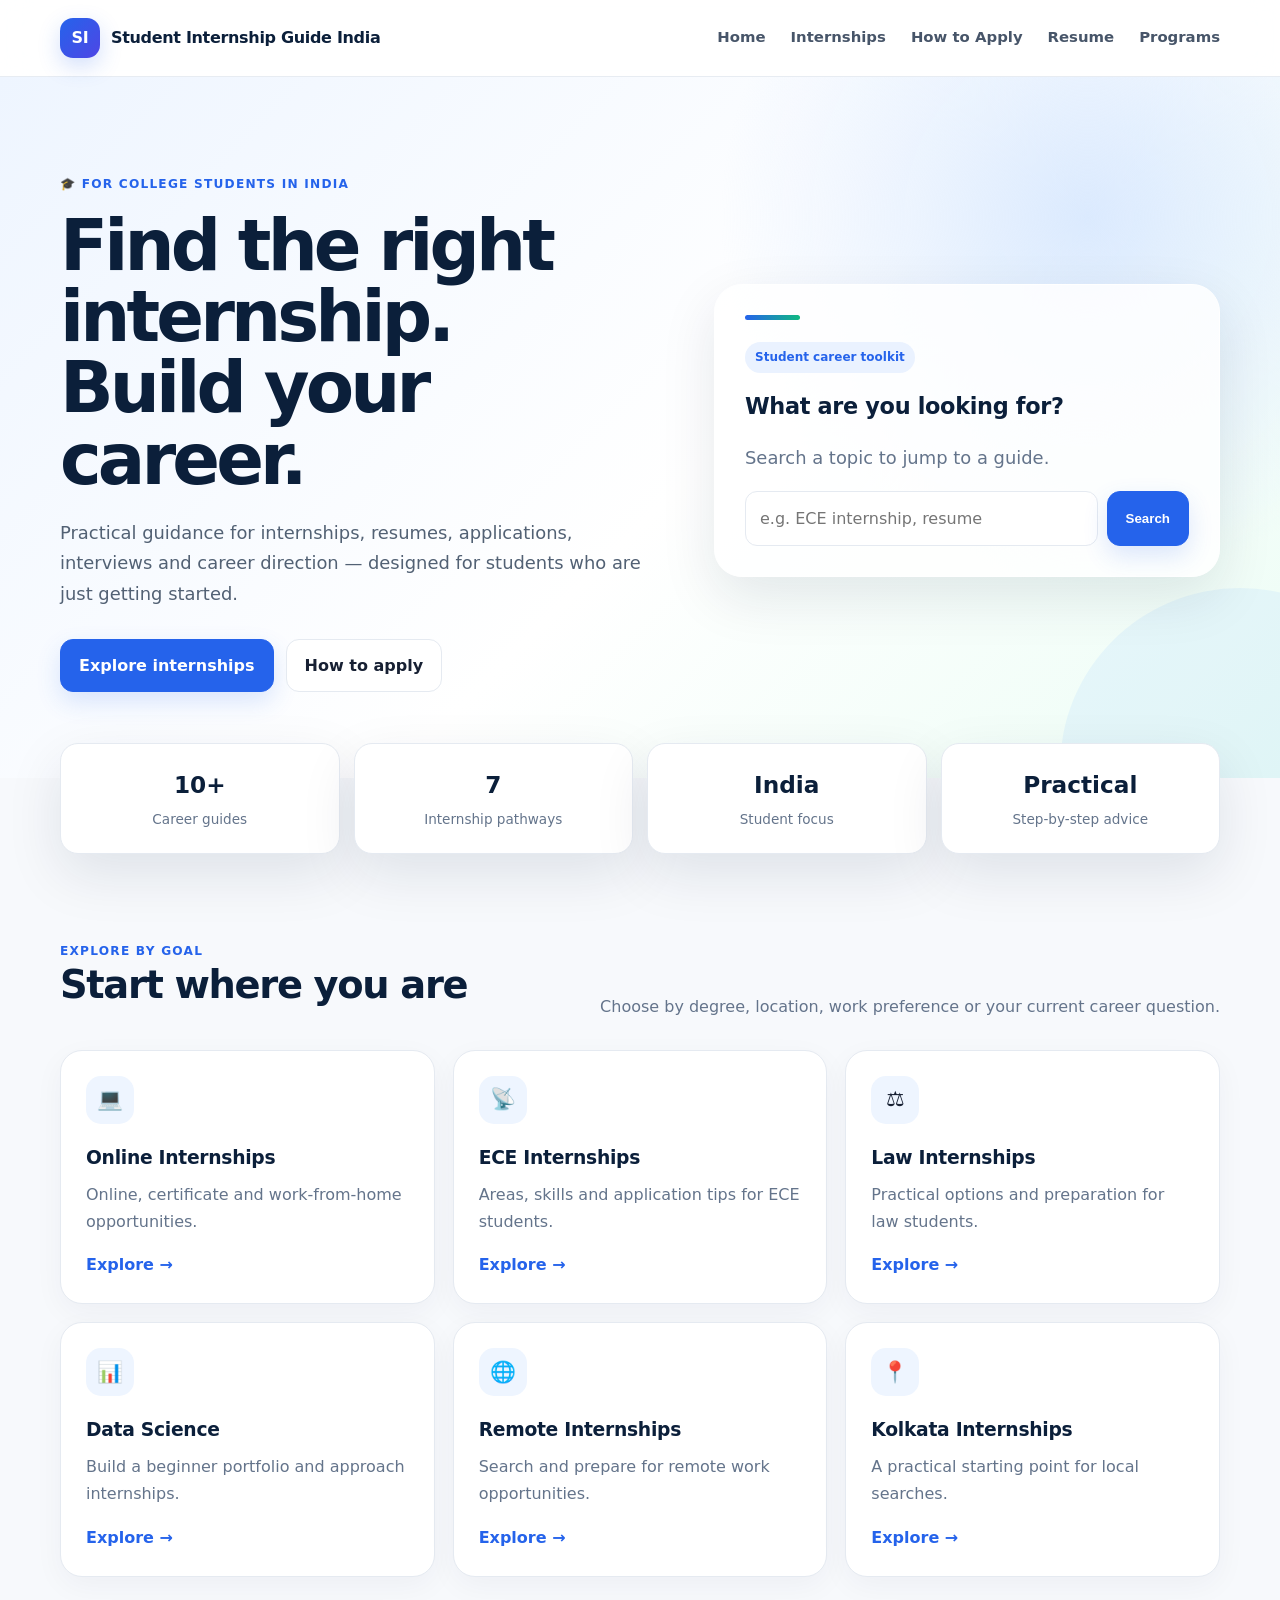
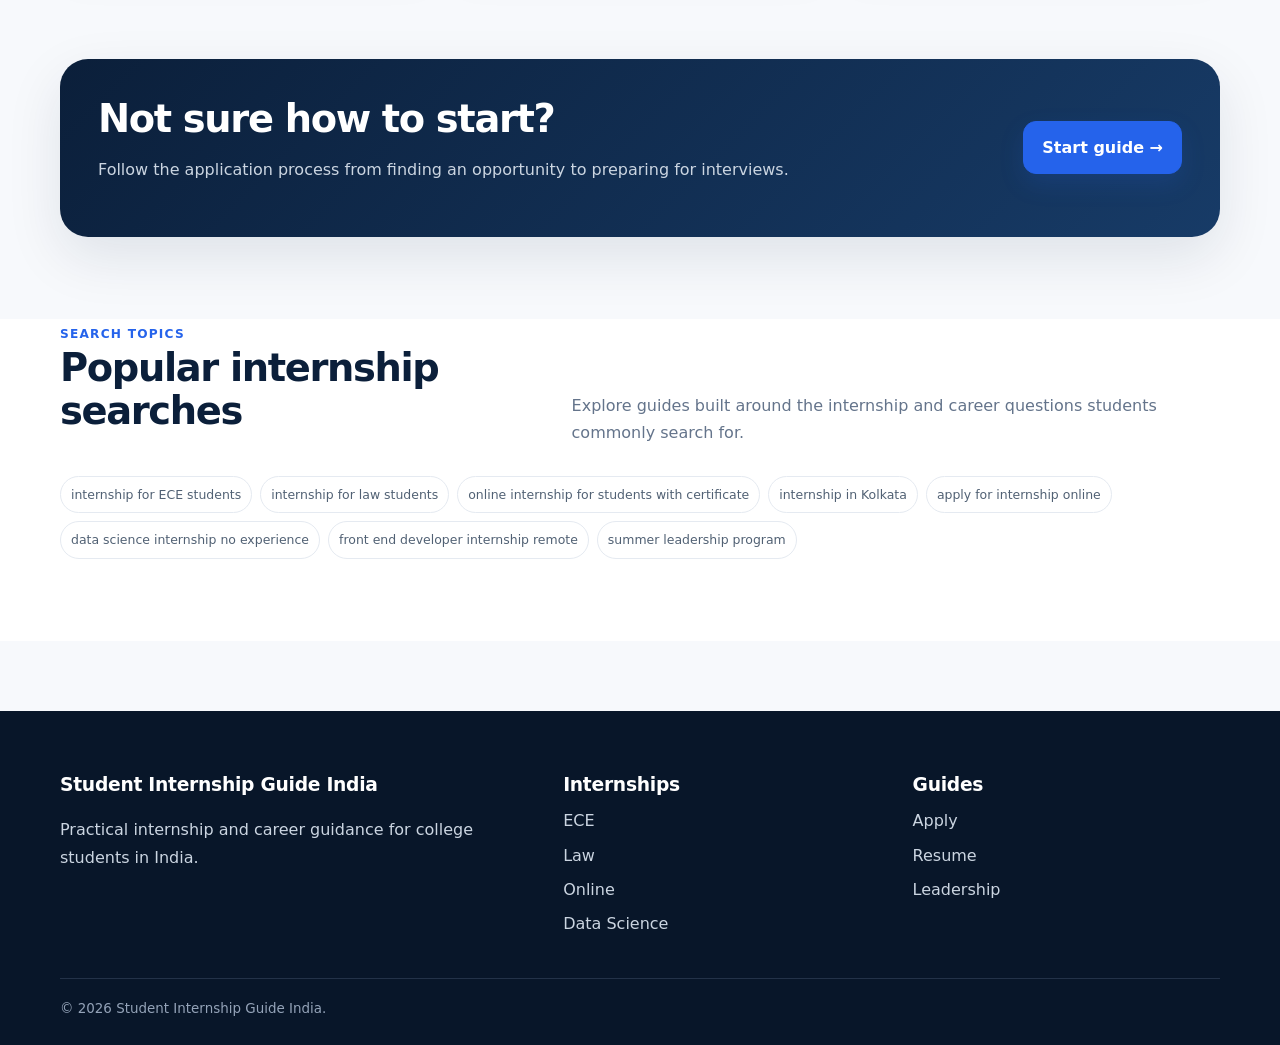
<file: index.html>
<!doctype html><html lang="en-IN"><head><meta charset="utf-8"><meta name="viewport" content="width=device-width,initial-scale=1"><title>Student Internship Guide India | Internships & Career Guidance</title><meta name="description" content="Internships and career guidance for college students in India, including online, remote, ECE, law, data science and local internship guides."><meta name="robots" content="index,follow"><link rel="stylesheet" href="css/style.css"></head><body><header class="site-header"><div class="container nav"><a class="logo" href="index.html"><span class="mark">SI</span> Student Internship Guide India</a><button class="menu" aria-label="Menu">☰</button><nav class="navlinks"><a href="index.html">Home</a><a href="internships/online.html">Internships</a><a href="guides/apply-for-internship.html">How to Apply</a><a href="guides/resume.html">Resume</a><a href="guides/summer-leadership.html">Programs</a></nav></div></header><main><section class="hero"><div class="container hero-grid"><div><span class="eyebrow">🎓 For college students in India</span><h1>Find the right internship. Build your career.</h1><p>Practical guidance for internships, resumes, applications, interviews and career direction — designed for students who are just getting started.</p><div class="buttons"><a class="btn primary" href="internships/online.html">Explore internships</a><a class="btn secondary" href="guides/apply-for-internship.html">How to apply</a></div></div><div class="hero-card"><span class="pill">Student career toolkit</span><h3 style="font-size:1.4rem;margin-top:14px">What are you looking for?</h3><p style="color:#64748b">Search a topic to jump to a guide.</p><div class="search"><input id="search" placeholder="e.g. ECE internship, resume"><button class="btn primary" onclick="document.querySelector('#search').dispatchEvent(new KeyboardEvent('keydown',{key:'Enter'}))">Search</button></div></div></div></section><div class="container"><div class="stats"><div class="stat"><b>10+</b><span>Career guides</span></div><div class="stat"><b>7</b><span>Internship pathways</span></div><div class="stat"><b>India</b><span>Student focus</span></div><div class="stat"><b>Practical</b><span>Step-by-step advice</span></div></div></div><section class="section"><div class="container"><div class="head"><div><span class="eyebrow">Explore by goal</span><h2>Start where you are</h2></div><p>Choose by degree, location, work preference or your current career question.</p></div><div class="cards">
<div class="card"><div class="icon">💻</div><h3>Online Internships</h3><p>Online, certificate and work-from-home opportunities.</p><a class="link" href="internships/online.html">Explore →</a></div>
<div class="card"><div class="icon">📡</div><h3>ECE Internships</h3><p>Areas, skills and application tips for ECE students.</p><a class="link" href="internships/ece.html">Explore →</a></div>
<div class="card"><div class="icon">⚖️</div><h3>Law Internships</h3><p>Practical options and preparation for law students.</p><a class="link" href="internships/law.html">Explore →</a></div>
<div class="card"><div class="icon">📊</div><h3>Data Science</h3><p>Build a beginner portfolio and approach internships.</p><a class="link" href="internships/data-science.html">Explore →</a></div>
<div class="card"><div class="icon">🌐</div><h3>Remote Internships</h3><p>Search and prepare for remote work opportunities.</p><a class="link" href="internships/remote.html">Explore →</a></div>
<div class="card"><div class="icon">📍</div><h3>Kolkata Internships</h3><p>A practical starting point for local searches.</p><a class="link" href="internships/kolkata.html">Explore →</a></div>
</div></div></section><section class="section" style="padding-top:0"><div class="container"><div class="callout"><div><h2>Not sure how to start?</h2><p>Follow the application process from finding an opportunity to preparing for interviews.</p></div><a class="btn primary" href="guides/apply-for-internship.html">Start guide →</a></div></div></section>
<section class="section alt" style="padding-top:0">
<div class="container">
<div class="head"><div><span class="eyebrow">Search topics</span><h2>Popular internship searches</h2></div>
<p>Explore guides built around the internship and career questions students commonly search for.</p></div>
<div class="keyword-strip">
<span class="keyword">internship for ECE students</span><span class="keyword">internship for law students</span>
<span class="keyword">online internship for students with certificate</span><span class="keyword">internship in Kolkata</span>
<span class="keyword">apply for internship online</span><span class="keyword">data science internship no experience</span>
<span class="keyword">front end developer internship remote</span><span class="keyword">summer leadership program</span>
</div>
</div></section>
</main><footer class="footer"><div class="container footgrid"><div><h3>Student Internship Guide India</h3><p>Practical internship and career guidance for college students in India.</p></div><div><h3>Internships</h3><a href="internships/ece.html">ECE</a><a href="internships/law.html">Law</a><a href="internships/online.html">Online</a><a href="internships/data-science.html">Data Science</a></div><div><h3>Guides</h3><a href="guides/apply-for-internship.html">Apply</a><a href="guides/resume.html">Resume</a><a href="guides/summer-leadership.html">Leadership</a></div></div><div class="container copy">© 2026 Student Internship Guide India.</div></footer><script src="js/script.js"></script></body></html>
</file>
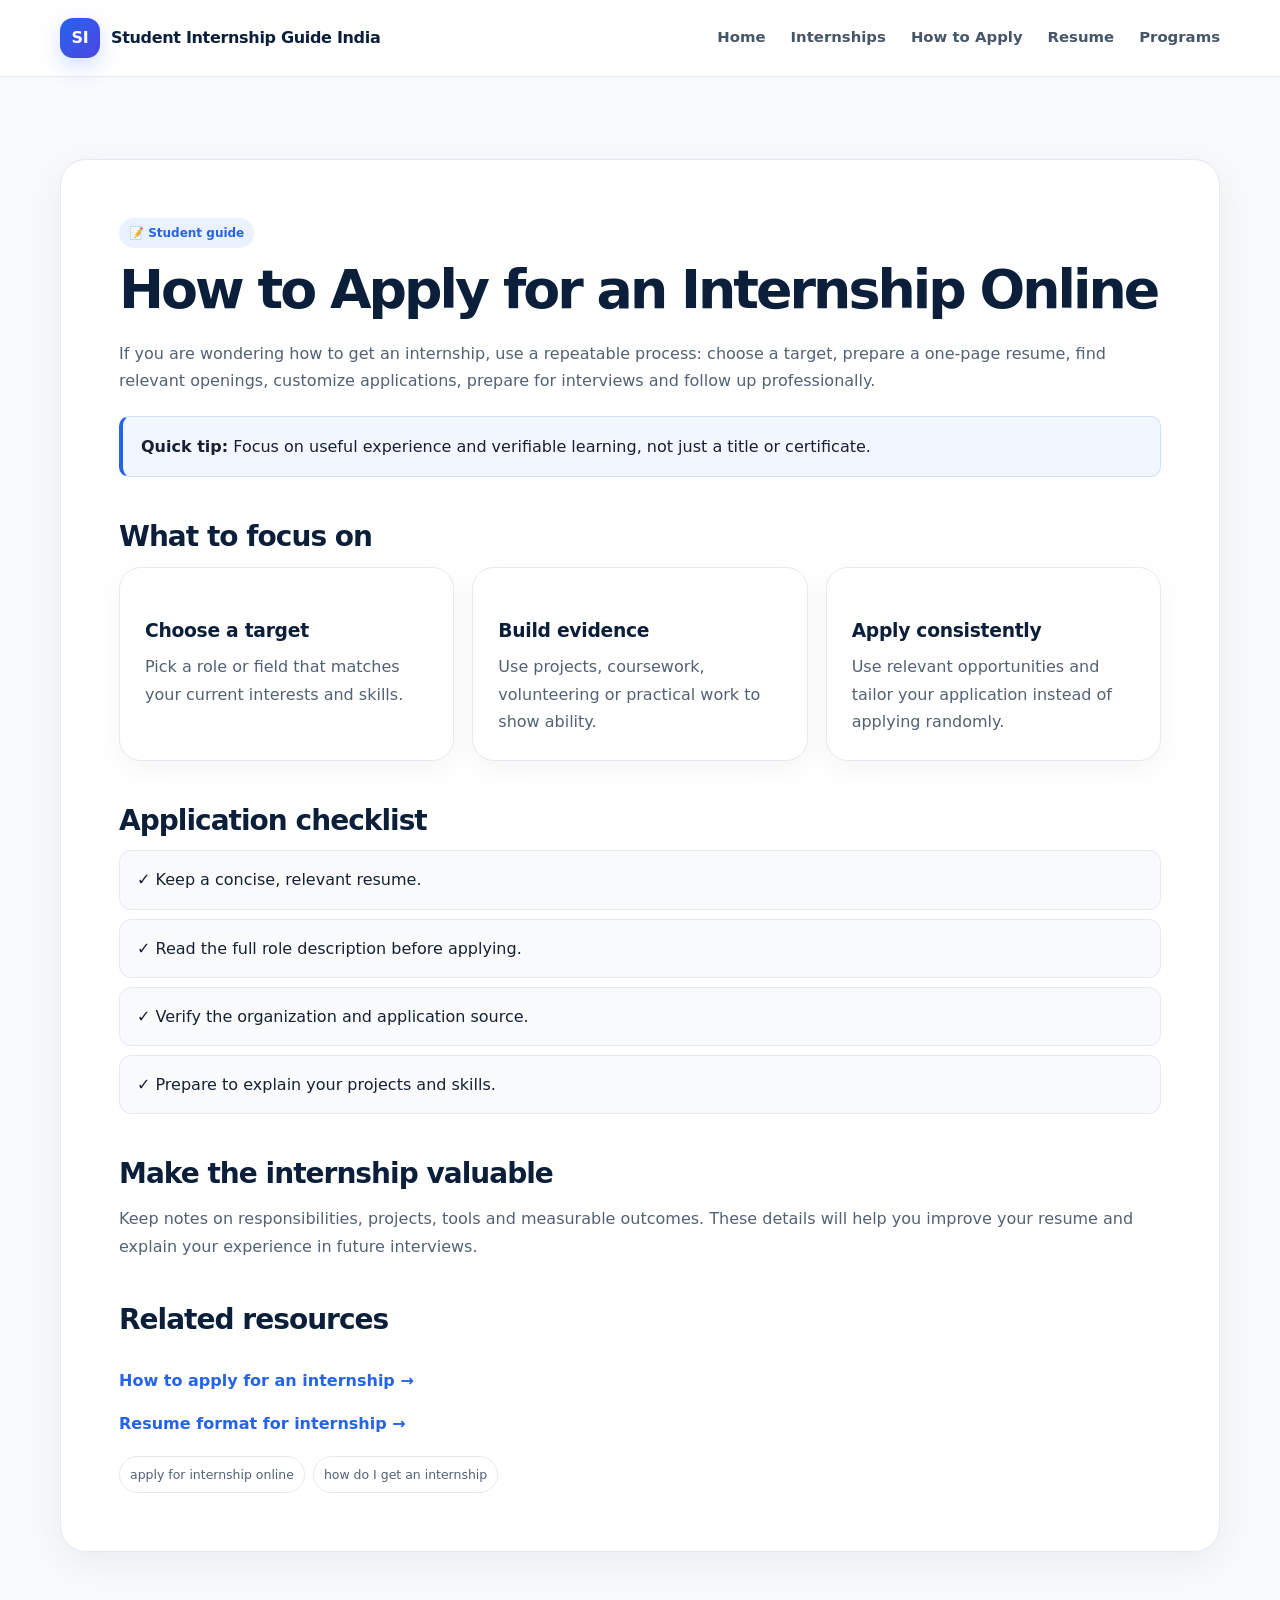
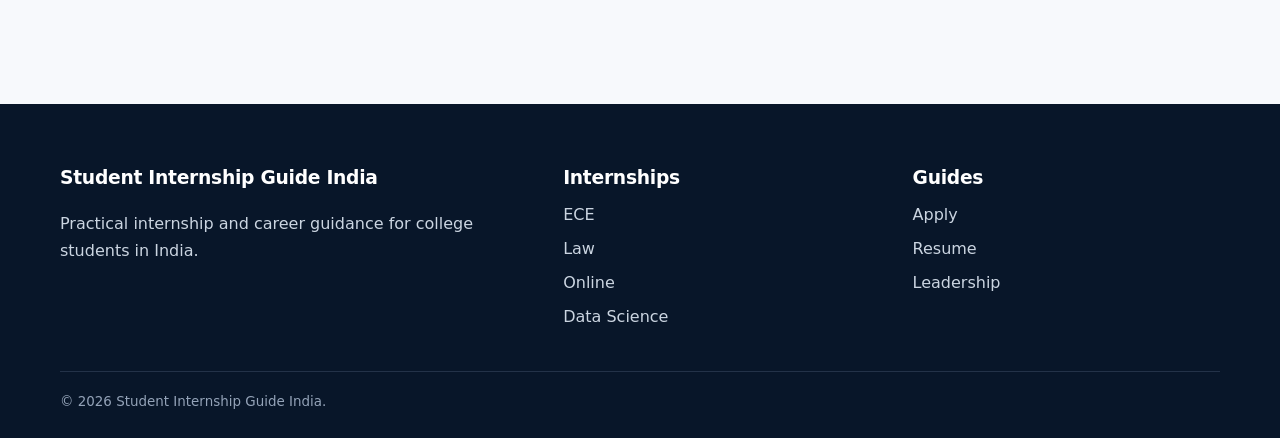
<file: guides/apply-for-internship.html>
<!doctype html><html lang="en-IN"><head><meta charset="utf-8"><meta name="viewport" content="width=device-width,initial-scale=1"><title>How to Apply for an Internship Online | Student Internship Guide India</title><meta name="description" content="Step-by-step guide to finding internships, preparing applications and interviewing."><meta name="robots" content="index,follow"><link rel="stylesheet" href="../css/style.css"></head><body><header class="site-header"><div class="container nav"><a class="logo" href="../index.html"><span class="mark">SI</span> Student Internship Guide India</a><button class="menu" aria-label="Menu">☰</button><nav class="navlinks"><a href="../index.html">Home</a><a href="../internships/online.html">Internships</a><a href="../guides/apply-for-internship.html">How to Apply</a><a href="../guides/resume.html">Resume</a><a href="../guides/summer-leadership.html">Programs</a></nav></div></header><main><section class="section"><div class="container"><article class="article"><span class="pill">📝 Student guide</span><h1>How to Apply for an Internship Online</h1><p>If you are wondering how to get an internship, use a repeatable process: choose a target, prepare a one-page resume, find relevant openings, customize applications, prepare for interviews and follow up professionally.</p><div class="notice"><b>Quick tip:</b> Focus on useful experience and verifiable learning, not just a title or certificate.</div><h2>What to focus on</h2><div class="cards"><div class="card"><h3>Choose a target</h3><p>Pick a role or field that matches your current interests and skills.</p></div><div class="card"><h3>Build evidence</h3><p>Use projects, coursework, volunteering or practical work to show ability.</p></div><div class="card"><h3>Apply consistently</h3><p>Use relevant opportunities and tailor your application instead of applying randomly.</p></div></div><h2>Application checklist</h2><div class="check">✓ Keep a concise, relevant resume.</div><div class="check">✓ Read the full role description before applying.</div><div class="check">✓ Verify the organization and application source.</div><div class="check">✓ Prepare to explain your projects and skills.</div><h2>Make the internship valuable</h2><p>Keep notes on responsibilities, projects, tools and measurable outcomes. These details will help you improve your resume and explain your experience in future interviews.</p><h2>Related resources</h2><p><a class="link" href="../guides/apply-for-internship.html">How to apply for an internship →</a><br><a class="link" href="../guides/resume.html">Resume format for internship →</a></p><div class="keyword-strip"><span class="keyword">apply for internship online</span><span class="keyword">how do I get an internship</span></div></article></div></section></main><footer class="footer"><div class="container footgrid"><div><h3>Student Internship Guide India</h3><p>Practical internship and career guidance for college students in India.</p></div><div><h3>Internships</h3><a href="../internships/ece.html">ECE</a><a href="../internships/law.html">Law</a><a href="../internships/online.html">Online</a><a href="../internships/data-science.html">Data Science</a></div><div><h3>Guides</h3><a href="../guides/apply-for-internship.html">Apply</a><a href="../guides/resume.html">Resume</a><a href="../guides/summer-leadership.html">Leadership</a></div></div><div class="container copy">© 2026 Student Internship Guide India.</div></footer><script src="../js/script.js"></script></body></html>
</file>
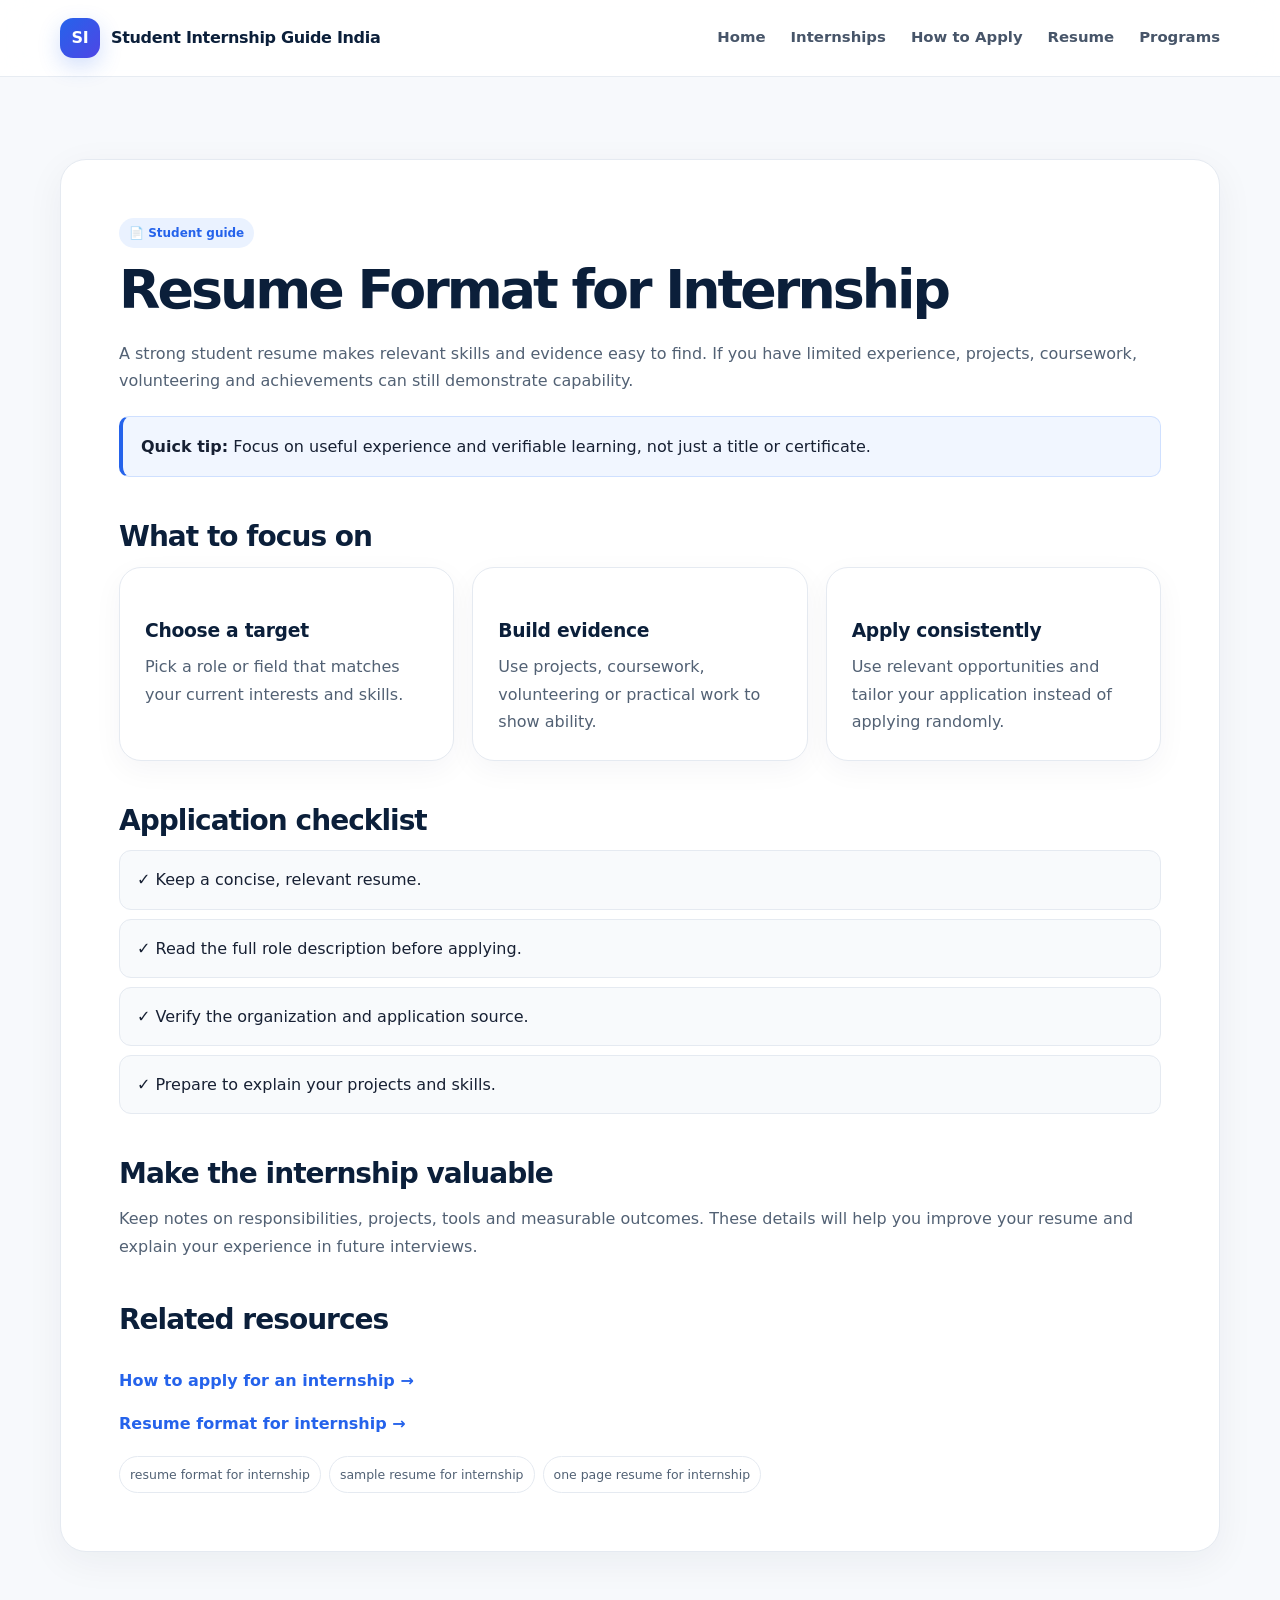
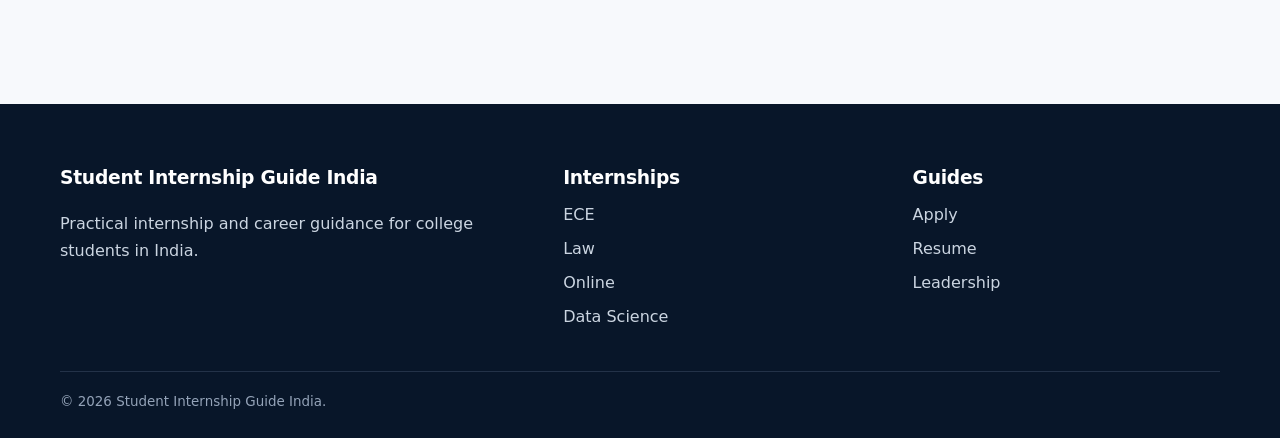
<file: guides/resume.html>
<!doctype html><html lang="en-IN"><head><meta charset="utf-8"><meta name="viewport" content="width=device-width,initial-scale=1"><title>Resume Format for Internship | Student Internship Guide India</title><meta name="description" content="One-page student resume guide for internship applications."><meta name="robots" content="index,follow"><link rel="stylesheet" href="../css/style.css"></head><body><header class="site-header"><div class="container nav"><a class="logo" href="../index.html"><span class="mark">SI</span> Student Internship Guide India</a><button class="menu" aria-label="Menu">☰</button><nav class="navlinks"><a href="../index.html">Home</a><a href="../internships/online.html">Internships</a><a href="../guides/apply-for-internship.html">How to Apply</a><a href="../guides/resume.html">Resume</a><a href="../guides/summer-leadership.html">Programs</a></nav></div></header><main><section class="section"><div class="container"><article class="article"><span class="pill">📄 Student guide</span><h1>Resume Format for Internship</h1><p>A strong student resume makes relevant skills and evidence easy to find. If you have limited experience, projects, coursework, volunteering and achievements can still demonstrate capability.</p><div class="notice"><b>Quick tip:</b> Focus on useful experience and verifiable learning, not just a title or certificate.</div><h2>What to focus on</h2><div class="cards"><div class="card"><h3>Choose a target</h3><p>Pick a role or field that matches your current interests and skills.</p></div><div class="card"><h3>Build evidence</h3><p>Use projects, coursework, volunteering or practical work to show ability.</p></div><div class="card"><h3>Apply consistently</h3><p>Use relevant opportunities and tailor your application instead of applying randomly.</p></div></div><h2>Application checklist</h2><div class="check">✓ Keep a concise, relevant resume.</div><div class="check">✓ Read the full role description before applying.</div><div class="check">✓ Verify the organization and application source.</div><div class="check">✓ Prepare to explain your projects and skills.</div><h2>Make the internship valuable</h2><p>Keep notes on responsibilities, projects, tools and measurable outcomes. These details will help you improve your resume and explain your experience in future interviews.</p><h2>Related resources</h2><p><a class="link" href="../guides/apply-for-internship.html">How to apply for an internship →</a><br><a class="link" href="../guides/resume.html">Resume format for internship →</a></p><div class="keyword-strip"><span class="keyword">resume format for internship</span><span class="keyword">sample resume for internship</span><span class="keyword">one page resume for internship</span></div></article></div></section></main><footer class="footer"><div class="container footgrid"><div><h3>Student Internship Guide India</h3><p>Practical internship and career guidance for college students in India.</p></div><div><h3>Internships</h3><a href="../internships/ece.html">ECE</a><a href="../internships/law.html">Law</a><a href="../internships/online.html">Online</a><a href="../internships/data-science.html">Data Science</a></div><div><h3>Guides</h3><a href="../guides/apply-for-internship.html">Apply</a><a href="../guides/resume.html">Resume</a><a href="../guides/summer-leadership.html">Leadership</a></div></div><div class="container copy">© 2026 Student Internship Guide India.</div></footer><script src="../js/script.js"></script></body></html>
</file>
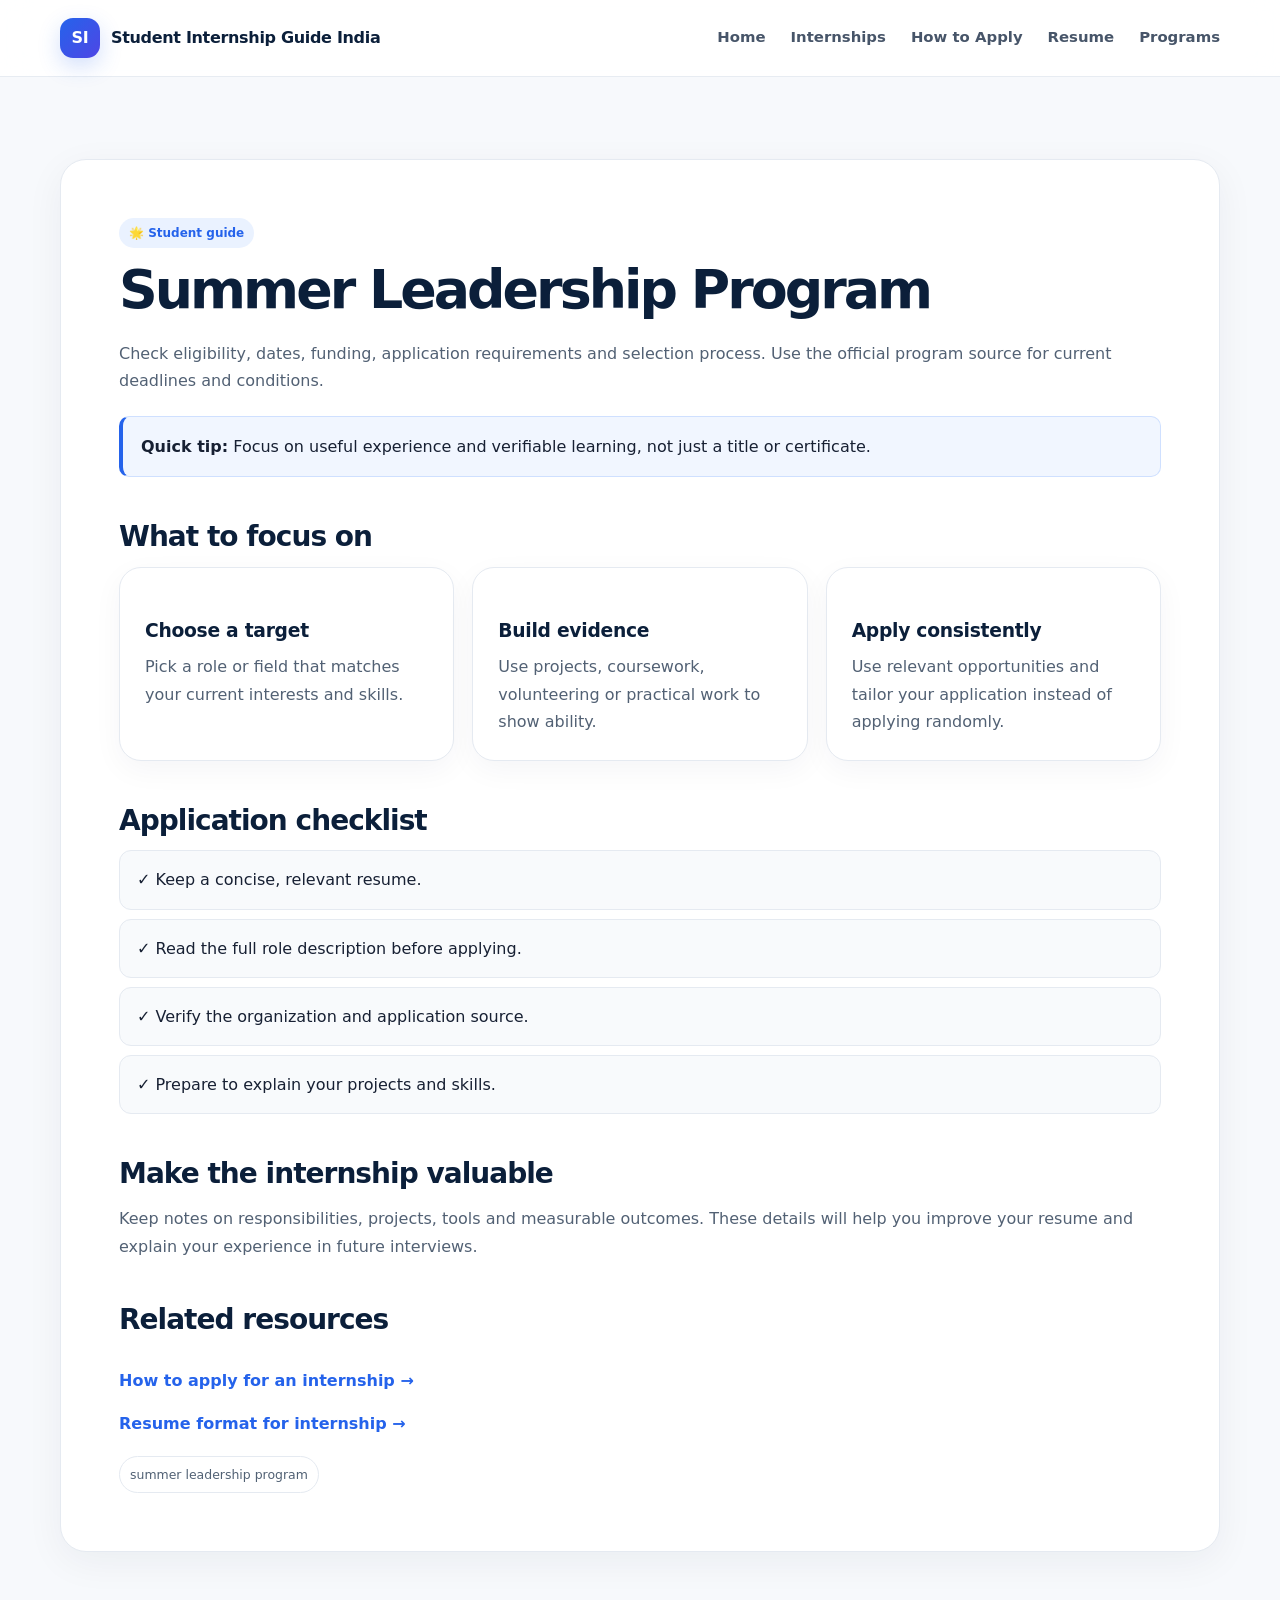
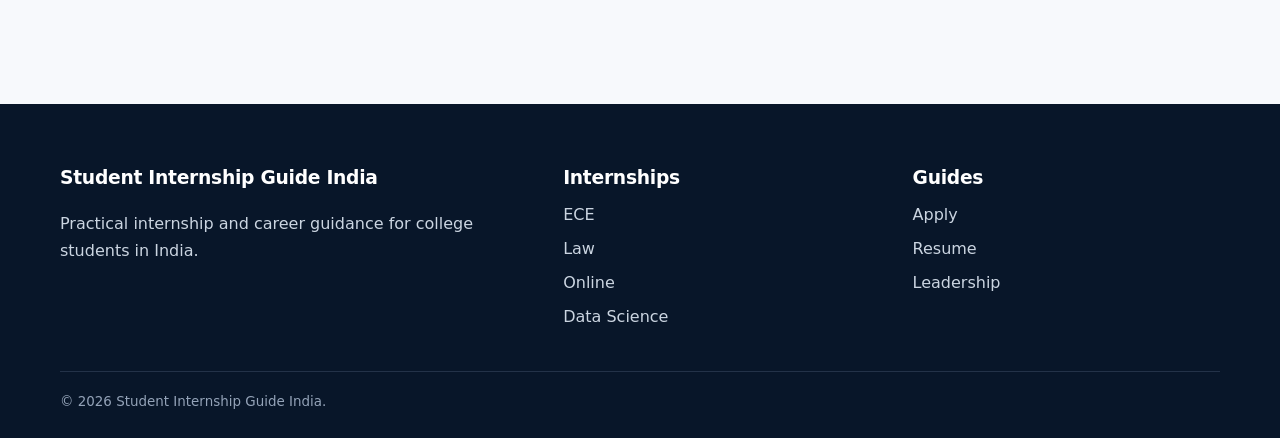
<file: guides/summer-leadership.html>
<!doctype html><html lang="en-IN"><head><meta charset="utf-8"><meta name="viewport" content="width=device-width,initial-scale=1"><title>Summer Leadership Program | Student Internship Guide India</title><meta name="description" content="Guide to evaluating and applying for summer leadership programs."><meta name="robots" content="index,follow"><link rel="stylesheet" href="../css/style.css"></head><body><header class="site-header"><div class="container nav"><a class="logo" href="../index.html"><span class="mark">SI</span> Student Internship Guide India</a><button class="menu" aria-label="Menu">☰</button><nav class="navlinks"><a href="../index.html">Home</a><a href="../internships/online.html">Internships</a><a href="../guides/apply-for-internship.html">How to Apply</a><a href="../guides/resume.html">Resume</a><a href="../guides/summer-leadership.html">Programs</a></nav></div></header><main><section class="section"><div class="container"><article class="article"><span class="pill">🌟 Student guide</span><h1>Summer Leadership Program</h1><p>Check eligibility, dates, funding, application requirements and selection process. Use the official program source for current deadlines and conditions.</p><div class="notice"><b>Quick tip:</b> Focus on useful experience and verifiable learning, not just a title or certificate.</div><h2>What to focus on</h2><div class="cards"><div class="card"><h3>Choose a target</h3><p>Pick a role or field that matches your current interests and skills.</p></div><div class="card"><h3>Build evidence</h3><p>Use projects, coursework, volunteering or practical work to show ability.</p></div><div class="card"><h3>Apply consistently</h3><p>Use relevant opportunities and tailor your application instead of applying randomly.</p></div></div><h2>Application checklist</h2><div class="check">✓ Keep a concise, relevant resume.</div><div class="check">✓ Read the full role description before applying.</div><div class="check">✓ Verify the organization and application source.</div><div class="check">✓ Prepare to explain your projects and skills.</div><h2>Make the internship valuable</h2><p>Keep notes on responsibilities, projects, tools and measurable outcomes. These details will help you improve your resume and explain your experience in future interviews.</p><h2>Related resources</h2><p><a class="link" href="../guides/apply-for-internship.html">How to apply for an internship →</a><br><a class="link" href="../guides/resume.html">Resume format for internship →</a></p><div class="keyword-strip"><span class="keyword">summer leadership program</span></div></article></div></section></main><footer class="footer"><div class="container footgrid"><div><h3>Student Internship Guide India</h3><p>Practical internship and career guidance for college students in India.</p></div><div><h3>Internships</h3><a href="../internships/ece.html">ECE</a><a href="../internships/law.html">Law</a><a href="../internships/online.html">Online</a><a href="../internships/data-science.html">Data Science</a></div><div><h3>Guides</h3><a href="../guides/apply-for-internship.html">Apply</a><a href="../guides/resume.html">Resume</a><a href="../guides/summer-leadership.html">Leadership</a></div></div><div class="container copy">© 2026 Student Internship Guide India.</div></footer><script src="../js/script.js"></script></body></html>
</file>
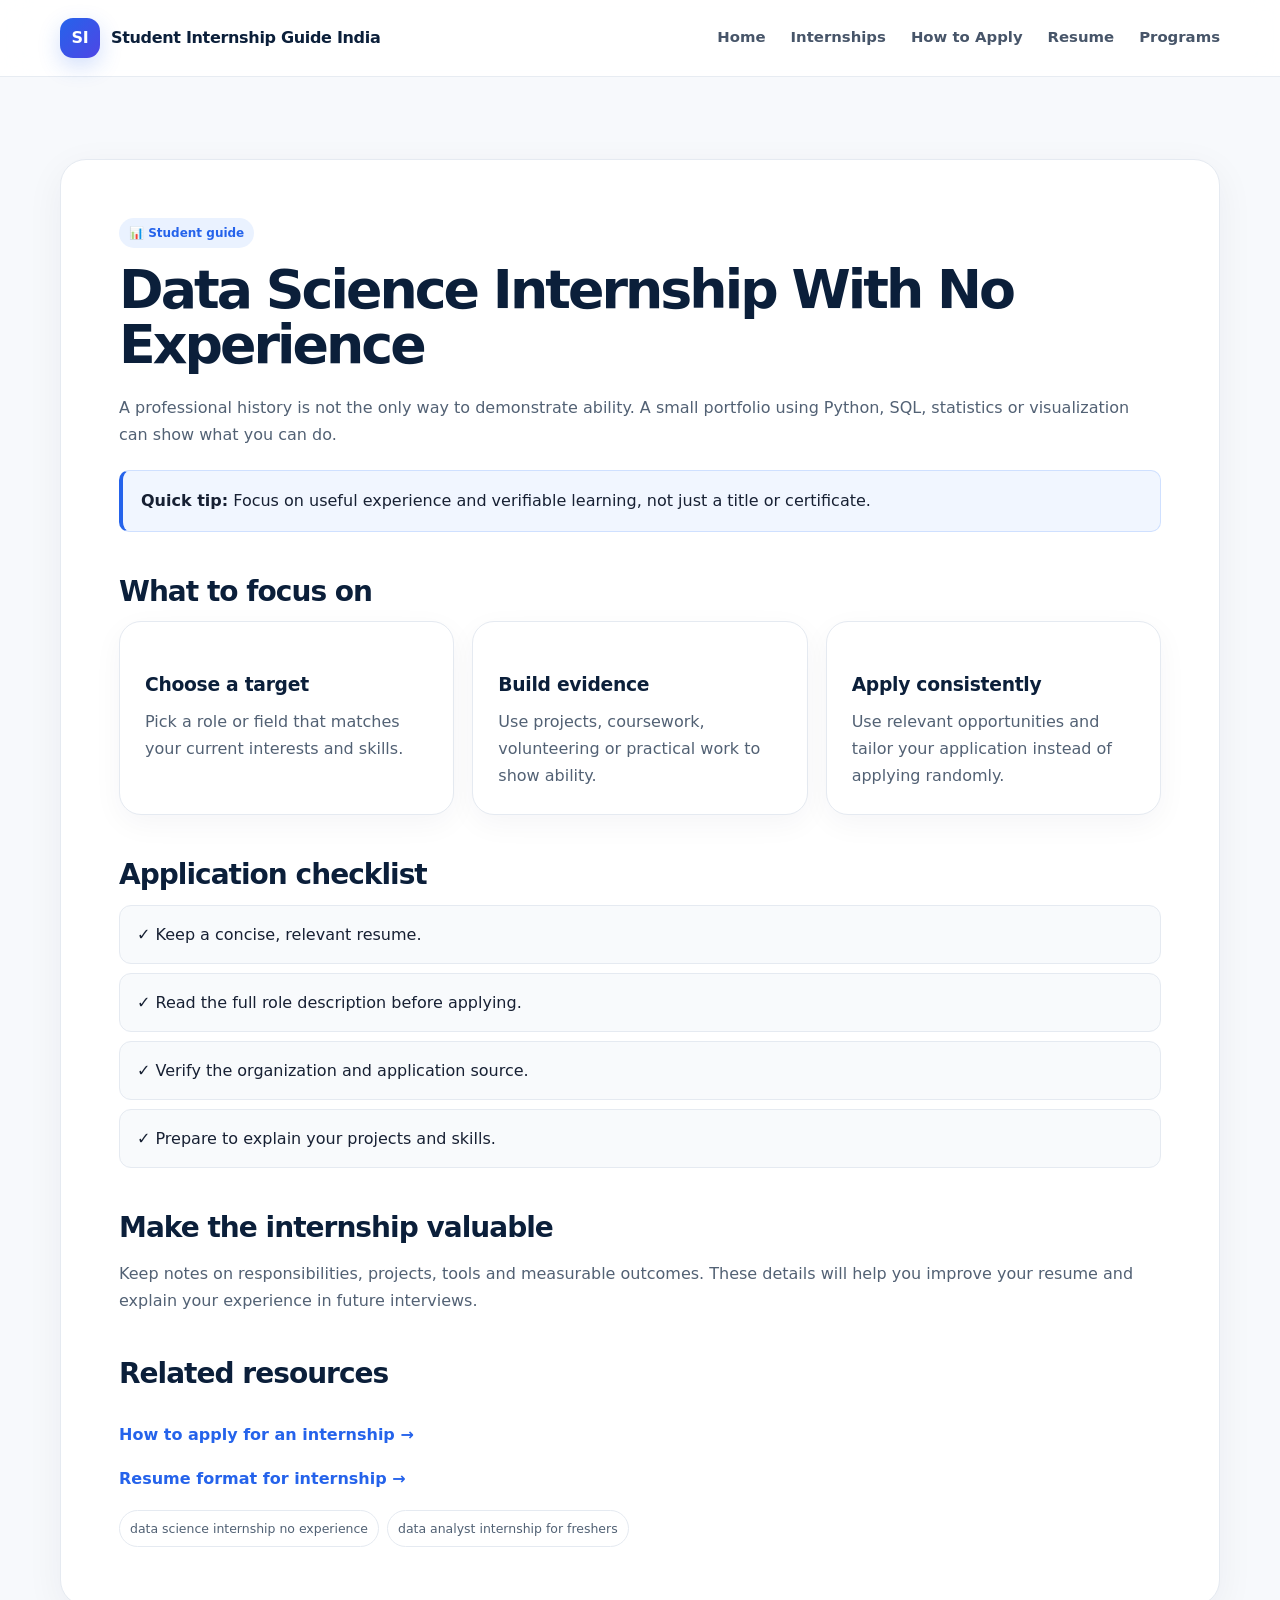
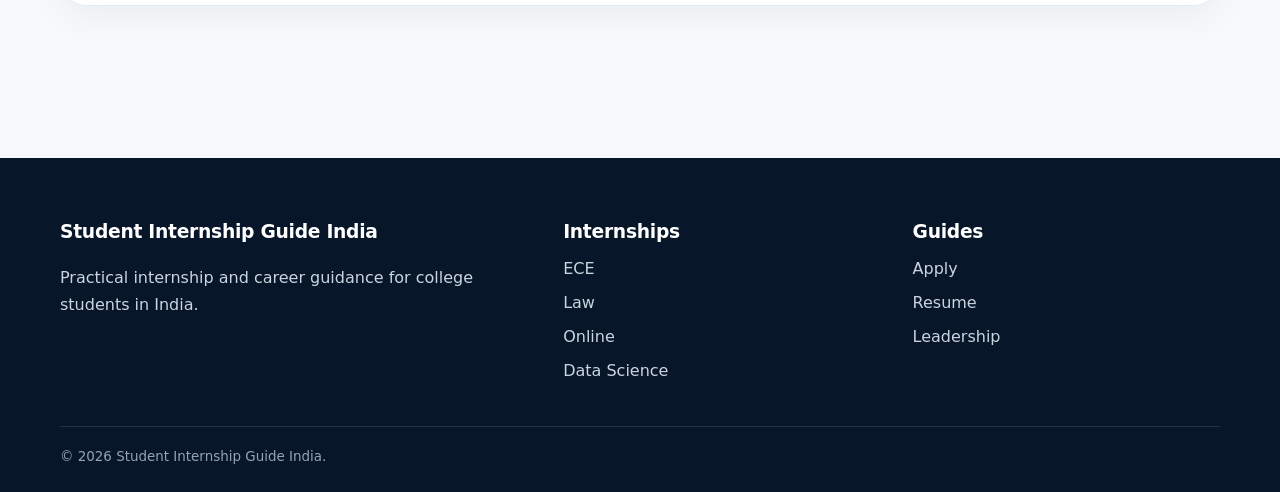
<file: internships/data-science.html>
<!doctype html><html lang="en-IN"><head><meta charset="utf-8"><meta name="viewport" content="width=device-width,initial-scale=1"><title>Data Science Internship With No Experience | Student Internship Guide India</title><meta name="description" content="Beginner guide to finding data science internships with limited experience."><meta name="robots" content="index,follow"><link rel="stylesheet" href="../css/style.css"></head><body><header class="site-header"><div class="container nav"><a class="logo" href="../index.html"><span class="mark">SI</span> Student Internship Guide India</a><button class="menu" aria-label="Menu">☰</button><nav class="navlinks"><a href="../index.html">Home</a><a href="../internships/online.html">Internships</a><a href="../guides/apply-for-internship.html">How to Apply</a><a href="../guides/resume.html">Resume</a><a href="../guides/summer-leadership.html">Programs</a></nav></div></header><main><section class="section"><div class="container"><article class="article"><span class="pill">📊 Student guide</span><h1>Data Science Internship With No Experience</h1><p>A professional history is not the only way to demonstrate ability. A small portfolio using Python, SQL, statistics or visualization can show what you can do.</p><div class="notice"><b>Quick tip:</b> Focus on useful experience and verifiable learning, not just a title or certificate.</div><h2>What to focus on</h2><div class="cards"><div class="card"><h3>Choose a target</h3><p>Pick a role or field that matches your current interests and skills.</p></div><div class="card"><h3>Build evidence</h3><p>Use projects, coursework, volunteering or practical work to show ability.</p></div><div class="card"><h3>Apply consistently</h3><p>Use relevant opportunities and tailor your application instead of applying randomly.</p></div></div><h2>Application checklist</h2><div class="check">✓ Keep a concise, relevant resume.</div><div class="check">✓ Read the full role description before applying.</div><div class="check">✓ Verify the organization and application source.</div><div class="check">✓ Prepare to explain your projects and skills.</div><h2>Make the internship valuable</h2><p>Keep notes on responsibilities, projects, tools and measurable outcomes. These details will help you improve your resume and explain your experience in future interviews.</p><h2>Related resources</h2><p><a class="link" href="../guides/apply-for-internship.html">How to apply for an internship →</a><br><a class="link" href="../guides/resume.html">Resume format for internship →</a></p><div class="keyword-strip"><span class="keyword">data science internship no experience</span><span class="keyword">data analyst internship for freshers</span></div></article></div></section></main><footer class="footer"><div class="container footgrid"><div><h3>Student Internship Guide India</h3><p>Practical internship and career guidance for college students in India.</p></div><div><h3>Internships</h3><a href="../internships/ece.html">ECE</a><a href="../internships/law.html">Law</a><a href="../internships/online.html">Online</a><a href="../internships/data-science.html">Data Science</a></div><div><h3>Guides</h3><a href="../guides/apply-for-internship.html">Apply</a><a href="../guides/resume.html">Resume</a><a href="../guides/summer-leadership.html">Leadership</a></div></div><div class="container copy">© 2026 Student Internship Guide India.</div></footer><script src="../js/script.js"></script></body></html>
</file>
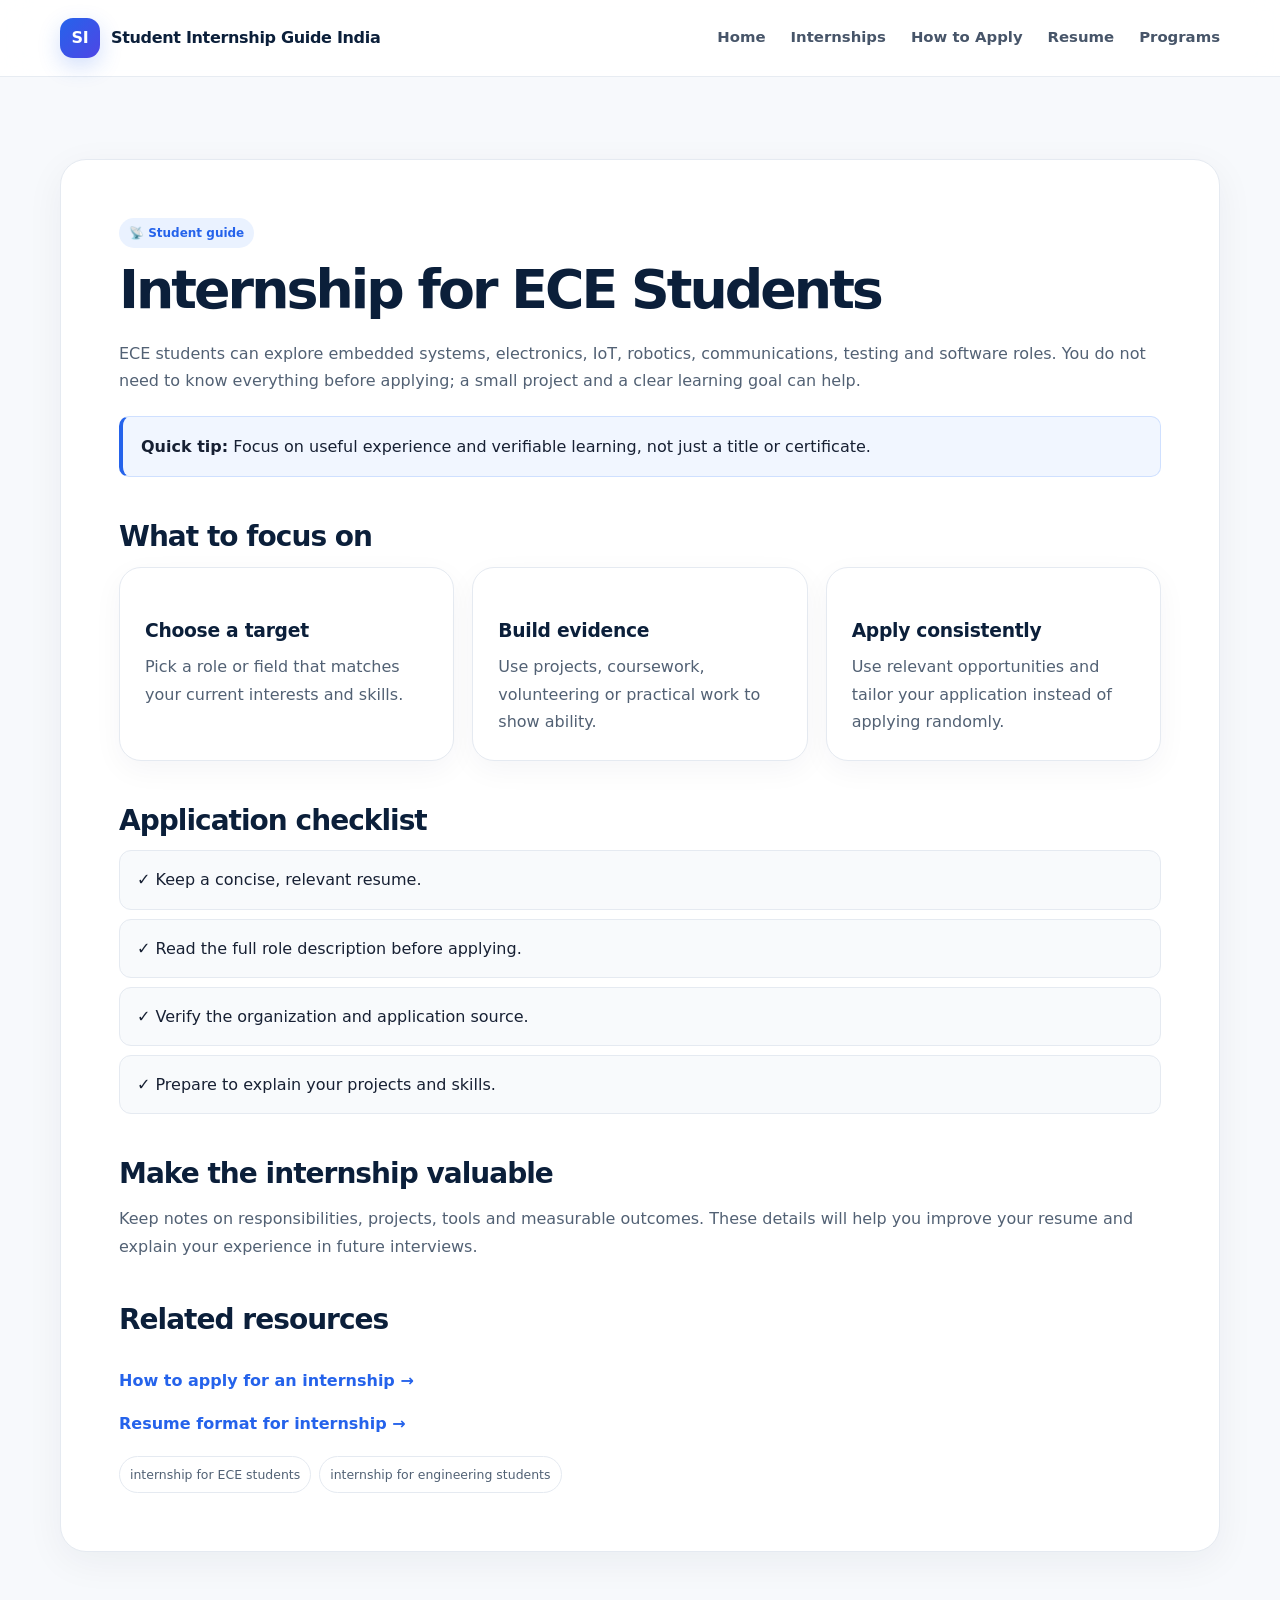
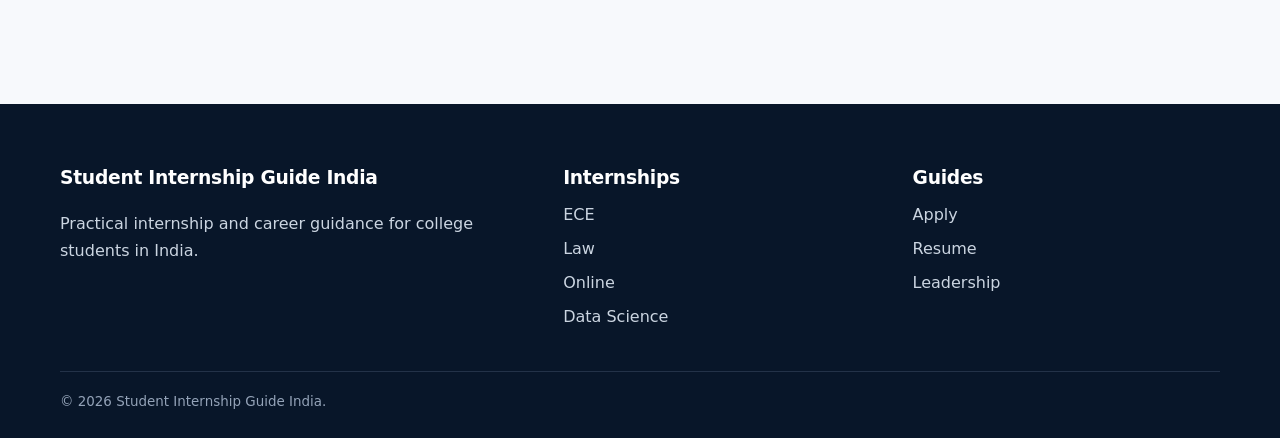
<file: internships/ece.html>
<!doctype html><html lang="en-IN"><head><meta charset="utf-8"><meta name="viewport" content="width=device-width,initial-scale=1"><title>Internship for ECE Students | Student Internship Guide India</title><meta name="description" content="A practical guide to internships for ECE students in India."><meta name="robots" content="index,follow"><link rel="stylesheet" href="../css/style.css"></head><body><header class="site-header"><div class="container nav"><a class="logo" href="../index.html"><span class="mark">SI</span> Student Internship Guide India</a><button class="menu" aria-label="Menu">☰</button><nav class="navlinks"><a href="../index.html">Home</a><a href="../internships/online.html">Internships</a><a href="../guides/apply-for-internship.html">How to Apply</a><a href="../guides/resume.html">Resume</a><a href="../guides/summer-leadership.html">Programs</a></nav></div></header><main><section class="section"><div class="container"><article class="article"><span class="pill">📡 Student guide</span><h1>Internship for ECE Students</h1><p>ECE students can explore embedded systems, electronics, IoT, robotics, communications, testing and software roles. You do not need to know everything before applying; a small project and a clear learning goal can help.</p><div class="notice"><b>Quick tip:</b> Focus on useful experience and verifiable learning, not just a title or certificate.</div><h2>What to focus on</h2><div class="cards"><div class="card"><h3>Choose a target</h3><p>Pick a role or field that matches your current interests and skills.</p></div><div class="card"><h3>Build evidence</h3><p>Use projects, coursework, volunteering or practical work to show ability.</p></div><div class="card"><h3>Apply consistently</h3><p>Use relevant opportunities and tailor your application instead of applying randomly.</p></div></div><h2>Application checklist</h2><div class="check">✓ Keep a concise, relevant resume.</div><div class="check">✓ Read the full role description before applying.</div><div class="check">✓ Verify the organization and application source.</div><div class="check">✓ Prepare to explain your projects and skills.</div><h2>Make the internship valuable</h2><p>Keep notes on responsibilities, projects, tools and measurable outcomes. These details will help you improve your resume and explain your experience in future interviews.</p><h2>Related resources</h2><p><a class="link" href="../guides/apply-for-internship.html">How to apply for an internship →</a><br><a class="link" href="../guides/resume.html">Resume format for internship →</a></p><div class="keyword-strip"><span class="keyword">internship for ECE students</span><span class="keyword">internship for engineering students</span></div></article></div></section></main><footer class="footer"><div class="container footgrid"><div><h3>Student Internship Guide India</h3><p>Practical internship and career guidance for college students in India.</p></div><div><h3>Internships</h3><a href="../internships/ece.html">ECE</a><a href="../internships/law.html">Law</a><a href="../internships/online.html">Online</a><a href="../internships/data-science.html">Data Science</a></div><div><h3>Guides</h3><a href="../guides/apply-for-internship.html">Apply</a><a href="../guides/resume.html">Resume</a><a href="../guides/summer-leadership.html">Leadership</a></div></div><div class="container copy">© 2026 Student Internship Guide India.</div></footer><script src="../js/script.js"></script></body></html>
</file>
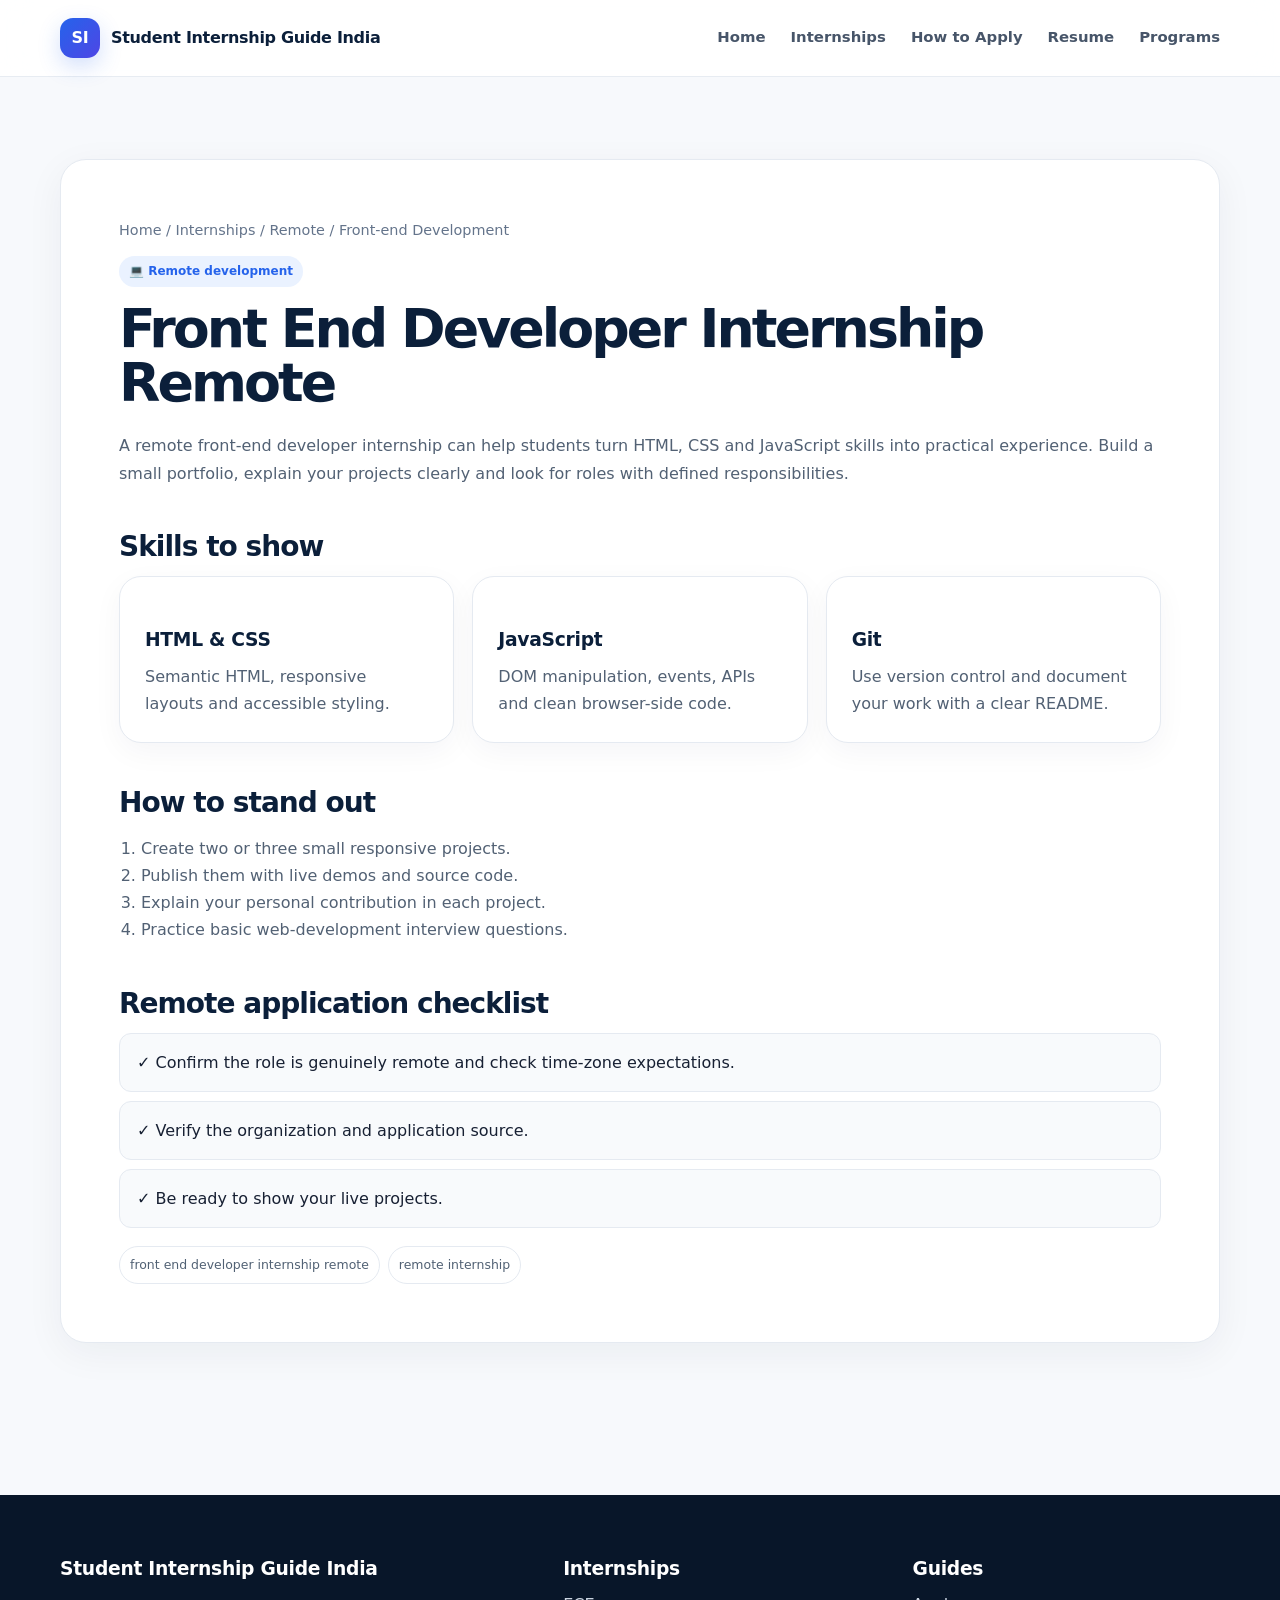
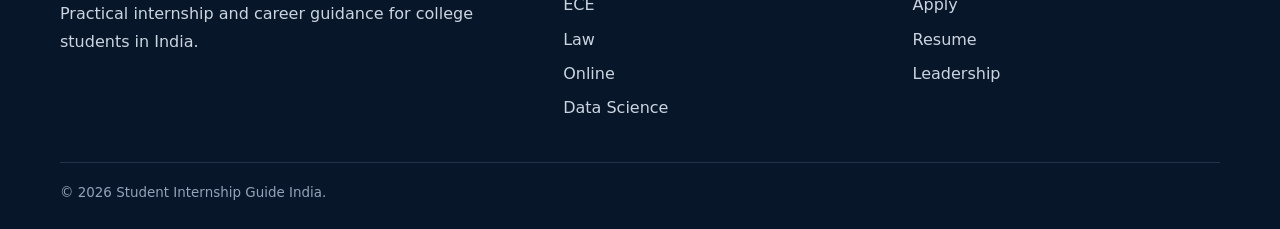
<file: internships/front-end-developer-remote.html>
<!doctype html><html lang="en-IN"><head><meta charset="utf-8"><meta name="viewport" content="width=device-width,initial-scale=1"><title>Front End Developer Internship Remote | Student Internship Guide India</title><meta name="description" content="Guide for students seeking a remote front-end developer internship, including HTML, CSS, JavaScript, portfolio and application tips."><meta name="robots" content="index,follow"><link rel="stylesheet" href="../css/style.css"></head><body><header class="site-header"><div class="container nav"><a class="logo" href="../index.html"><span class="mark">SI</span> Student Internship Guide India</a><button class="menu" aria-label="Menu">☰</button><nav class="navlinks"><a href="../index.html">Home</a><a href="../internships/online.html">Internships</a><a href="../guides/apply-for-internship.html">How to Apply</a><a href="../guides/resume.html">Resume</a><a href="../guides/summer-leadership.html">Programs</a></nav></div></header><main><section class="section"><div class="container"><article class="article">
<div class="breadcrumb">Home / Internships / Remote / Front-end Development</div>
<span class="pill">💻 Remote development</span>
<h1>Front End Developer Internship Remote</h1>
<p>A remote front-end developer internship can help students turn HTML, CSS and JavaScript skills into practical experience. Build a small portfolio, explain your projects clearly and look for roles with defined responsibilities.</p>
<h2>Skills to show</h2>
<div class="cards"><div class="card"><h3>HTML & CSS</h3><p>Semantic HTML, responsive layouts and accessible styling.</p></div><div class="card"><h3>JavaScript</h3><p>DOM manipulation, events, APIs and clean browser-side code.</p></div><div class="card"><h3>Git</h3><p>Use version control and document your work with a clear README.</p></div></div>
<h2>How to stand out</h2><ol><li>Create two or three small responsive projects.</li><li>Publish them with live demos and source code.</li><li>Explain your personal contribution in each project.</li><li>Practice basic web-development interview questions.</li></ol>
<h2>Remote application checklist</h2><div class="check">✓ Confirm the role is genuinely remote and check time-zone expectations.</div><div class="check">✓ Verify the organization and application source.</div><div class="check">✓ Be ready to show your live projects.</div>
<div class="keyword-strip"><span class="keyword">front end developer internship remote</span><span class="keyword">remote internship</span></div>
</article></div></section></main><footer class="footer"><div class="container footgrid"><div><h3>Student Internship Guide India</h3><p>Practical internship and career guidance for college students in India.</p></div><div><h3>Internships</h3><a href="../internships/ece.html">ECE</a><a href="../internships/law.html">Law</a><a href="../internships/online.html">Online</a><a href="../internships/data-science.html">Data Science</a></div><div><h3>Guides</h3><a href="../guides/apply-for-internship.html">Apply</a><a href="../guides/resume.html">Resume</a><a href="../guides/summer-leadership.html">Leadership</a></div></div><div class="container copy">© 2026 Student Internship Guide India.</div></footer><script src="../js/script.js"></script></body></html>
</file>
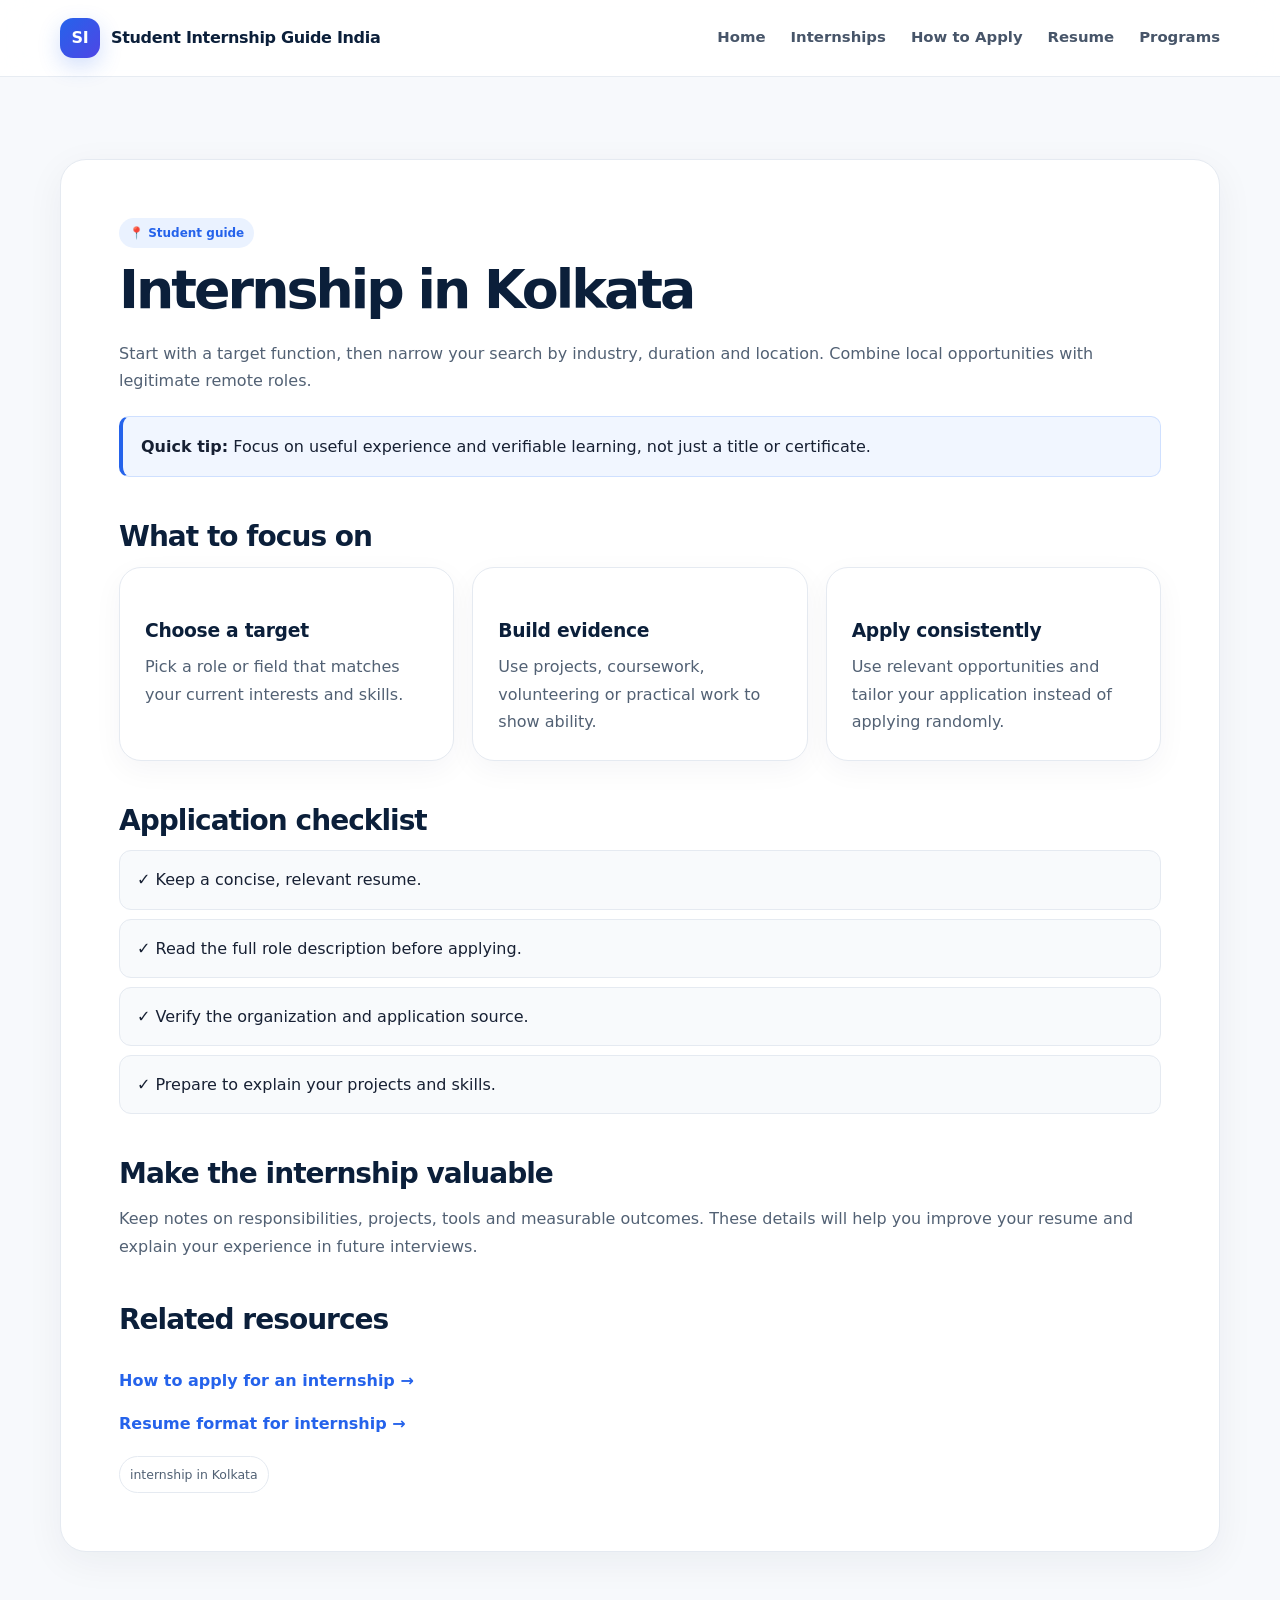
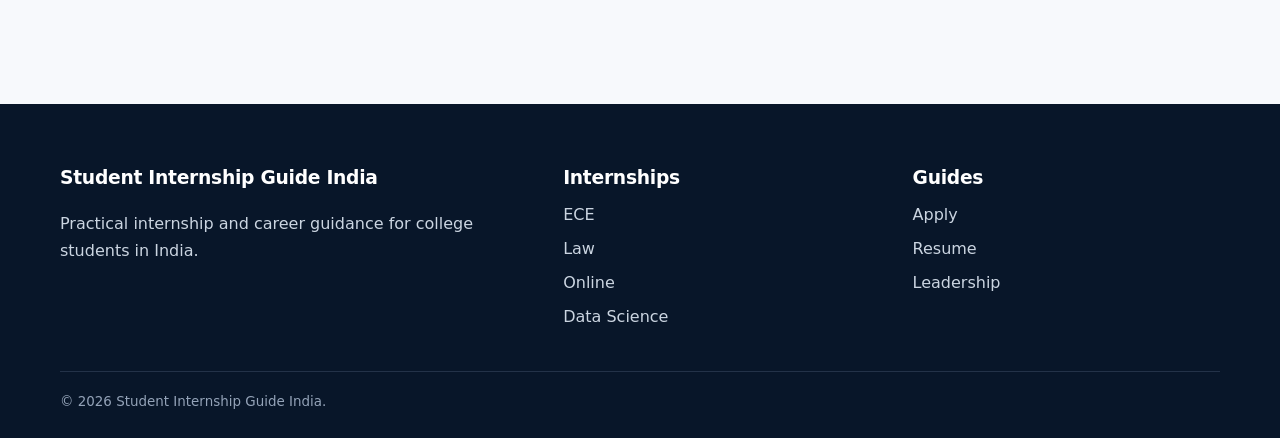
<file: internships/kolkata.html>
<!doctype html><html lang="en-IN"><head><meta charset="utf-8"><meta name="viewport" content="width=device-width,initial-scale=1"><title>Internship in Kolkata | Student Internship Guide India</title><meta name="description" content="A practical guide for college students searching for internships in Kolkata."><meta name="robots" content="index,follow"><link rel="stylesheet" href="../css/style.css"></head><body><header class="site-header"><div class="container nav"><a class="logo" href="../index.html"><span class="mark">SI</span> Student Internship Guide India</a><button class="menu" aria-label="Menu">☰</button><nav class="navlinks"><a href="../index.html">Home</a><a href="../internships/online.html">Internships</a><a href="../guides/apply-for-internship.html">How to Apply</a><a href="../guides/resume.html">Resume</a><a href="../guides/summer-leadership.html">Programs</a></nav></div></header><main><section class="section"><div class="container"><article class="article"><span class="pill">📍 Student guide</span><h1>Internship in Kolkata</h1><p>Start with a target function, then narrow your search by industry, duration and location. Combine local opportunities with legitimate remote roles.</p><div class="notice"><b>Quick tip:</b> Focus on useful experience and verifiable learning, not just a title or certificate.</div><h2>What to focus on</h2><div class="cards"><div class="card"><h3>Choose a target</h3><p>Pick a role or field that matches your current interests and skills.</p></div><div class="card"><h3>Build evidence</h3><p>Use projects, coursework, volunteering or practical work to show ability.</p></div><div class="card"><h3>Apply consistently</h3><p>Use relevant opportunities and tailor your application instead of applying randomly.</p></div></div><h2>Application checklist</h2><div class="check">✓ Keep a concise, relevant resume.</div><div class="check">✓ Read the full role description before applying.</div><div class="check">✓ Verify the organization and application source.</div><div class="check">✓ Prepare to explain your projects and skills.</div><h2>Make the internship valuable</h2><p>Keep notes on responsibilities, projects, tools and measurable outcomes. These details will help you improve your resume and explain your experience in future interviews.</p><h2>Related resources</h2><p><a class="link" href="../guides/apply-for-internship.html">How to apply for an internship →</a><br><a class="link" href="../guides/resume.html">Resume format for internship →</a></p><div class="keyword-strip"><span class="keyword">internship in Kolkata</span></div></article></div></section></main><footer class="footer"><div class="container footgrid"><div><h3>Student Internship Guide India</h3><p>Practical internship and career guidance for college students in India.</p></div><div><h3>Internships</h3><a href="../internships/ece.html">ECE</a><a href="../internships/law.html">Law</a><a href="../internships/online.html">Online</a><a href="../internships/data-science.html">Data Science</a></div><div><h3>Guides</h3><a href="../guides/apply-for-internship.html">Apply</a><a href="../guides/resume.html">Resume</a><a href="../guides/summer-leadership.html">Leadership</a></div></div><div class="container copy">© 2026 Student Internship Guide India.</div></footer><script src="../js/script.js"></script></body></html>
</file>
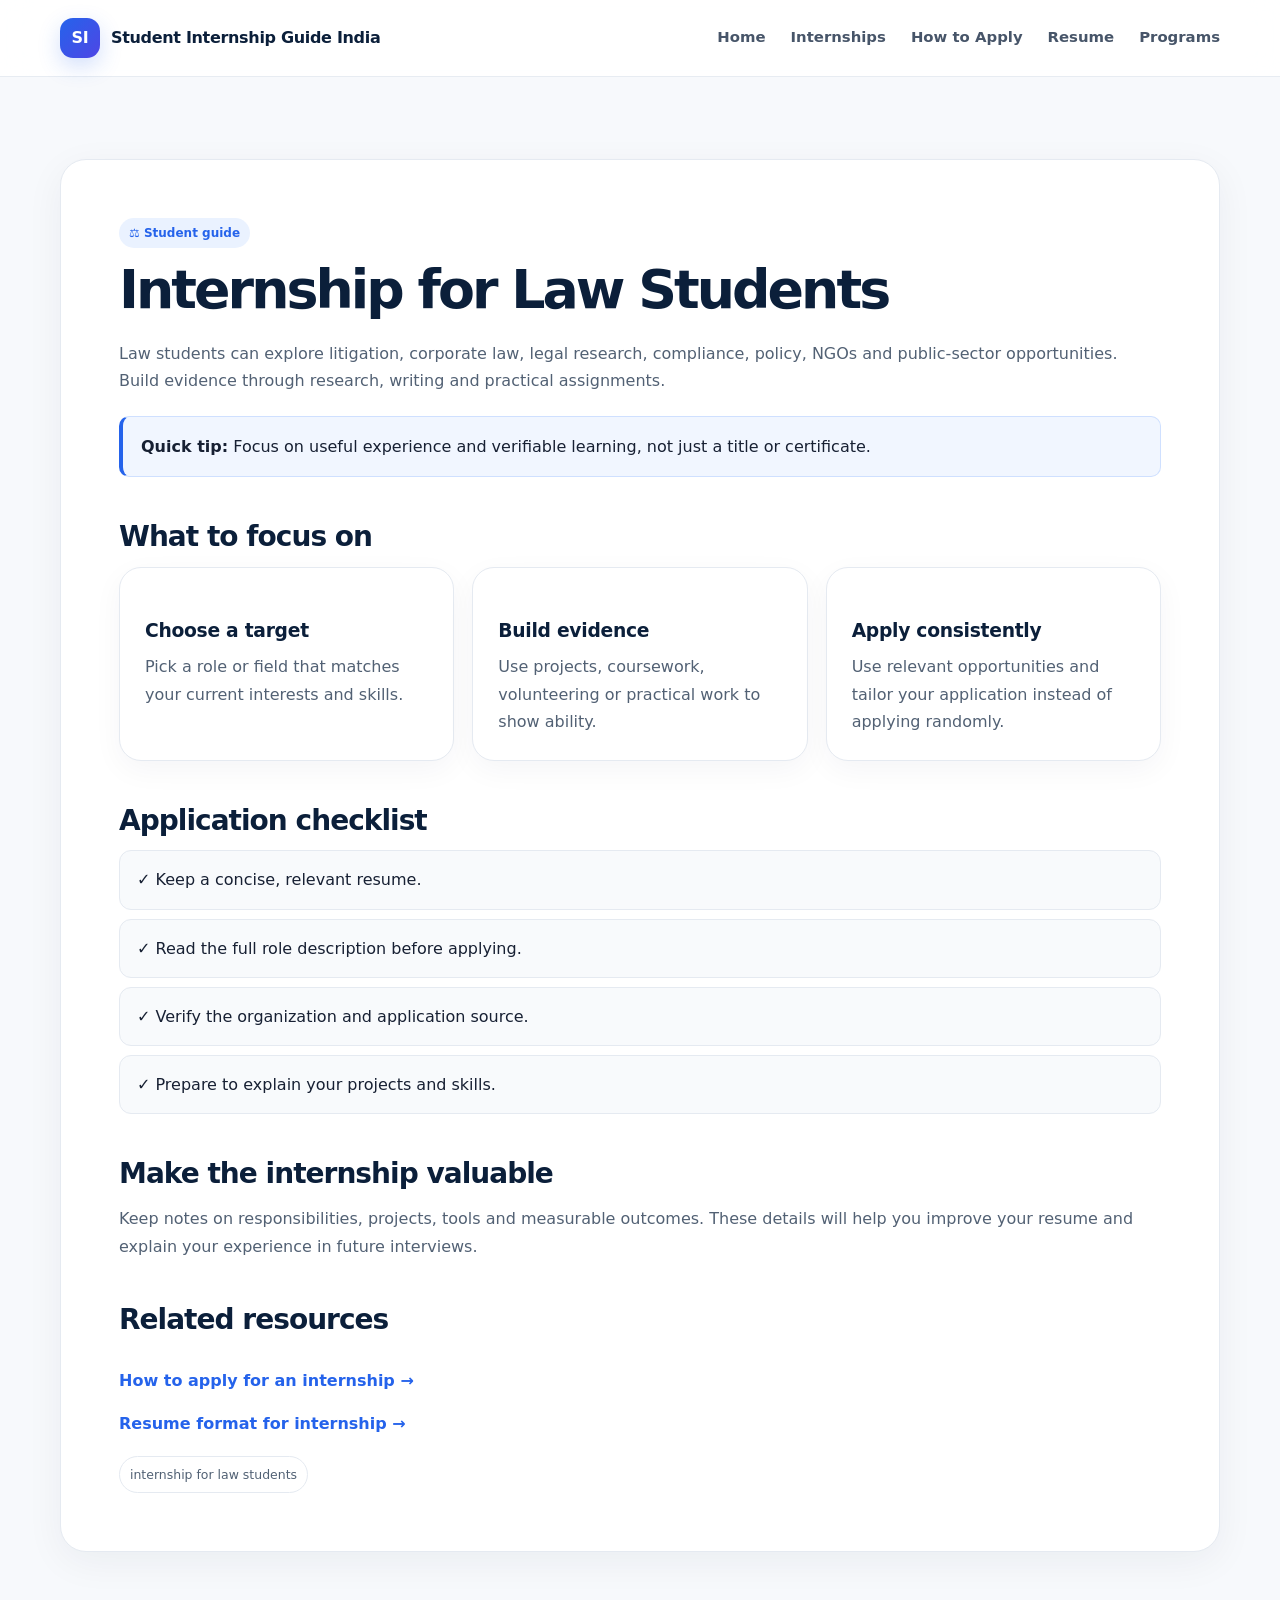
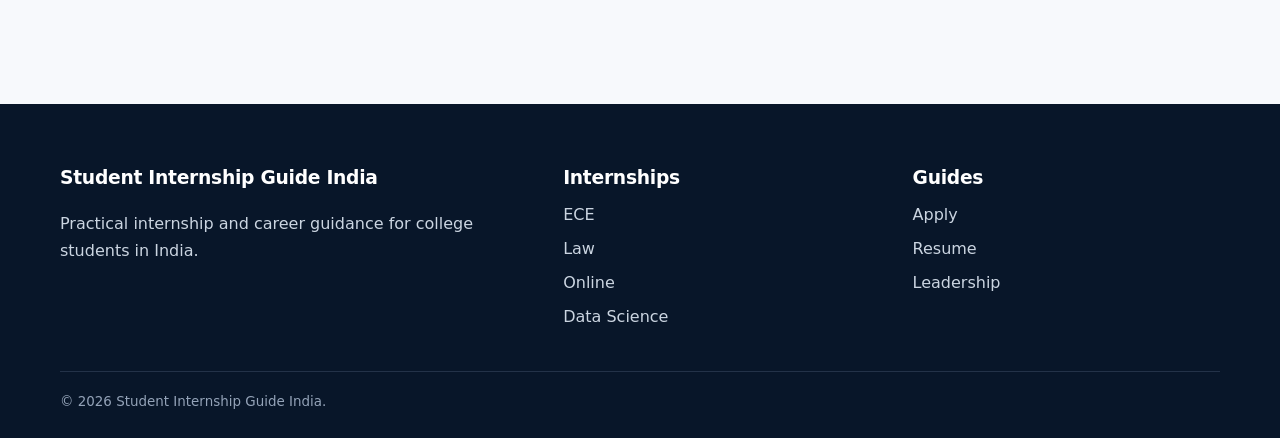
<file: internships/law.html>
<!doctype html><html lang="en-IN"><head><meta charset="utf-8"><meta name="viewport" content="width=device-width,initial-scale=1"><title>Internship for Law Students | Student Internship Guide India</title><meta name="description" content="Practical internship guidance for law students in India."><meta name="robots" content="index,follow"><link rel="stylesheet" href="../css/style.css"></head><body><header class="site-header"><div class="container nav"><a class="logo" href="../index.html"><span class="mark">SI</span> Student Internship Guide India</a><button class="menu" aria-label="Menu">☰</button><nav class="navlinks"><a href="../index.html">Home</a><a href="../internships/online.html">Internships</a><a href="../guides/apply-for-internship.html">How to Apply</a><a href="../guides/resume.html">Resume</a><a href="../guides/summer-leadership.html">Programs</a></nav></div></header><main><section class="section"><div class="container"><article class="article"><span class="pill">⚖️ Student guide</span><h1>Internship for Law Students</h1><p>Law students can explore litigation, corporate law, legal research, compliance, policy, NGOs and public-sector opportunities. Build evidence through research, writing and practical assignments.</p><div class="notice"><b>Quick tip:</b> Focus on useful experience and verifiable learning, not just a title or certificate.</div><h2>What to focus on</h2><div class="cards"><div class="card"><h3>Choose a target</h3><p>Pick a role or field that matches your current interests and skills.</p></div><div class="card"><h3>Build evidence</h3><p>Use projects, coursework, volunteering or practical work to show ability.</p></div><div class="card"><h3>Apply consistently</h3><p>Use relevant opportunities and tailor your application instead of applying randomly.</p></div></div><h2>Application checklist</h2><div class="check">✓ Keep a concise, relevant resume.</div><div class="check">✓ Read the full role description before applying.</div><div class="check">✓ Verify the organization and application source.</div><div class="check">✓ Prepare to explain your projects and skills.</div><h2>Make the internship valuable</h2><p>Keep notes on responsibilities, projects, tools and measurable outcomes. These details will help you improve your resume and explain your experience in future interviews.</p><h2>Related resources</h2><p><a class="link" href="../guides/apply-for-internship.html">How to apply for an internship →</a><br><a class="link" href="../guides/resume.html">Resume format for internship →</a></p><div class="keyword-strip"><span class="keyword">internship for law students</span></div></article></div></section></main><footer class="footer"><div class="container footgrid"><div><h3>Student Internship Guide India</h3><p>Practical internship and career guidance for college students in India.</p></div><div><h3>Internships</h3><a href="../internships/ece.html">ECE</a><a href="../internships/law.html">Law</a><a href="../internships/online.html">Online</a><a href="../internships/data-science.html">Data Science</a></div><div><h3>Guides</h3><a href="../guides/apply-for-internship.html">Apply</a><a href="../guides/resume.html">Resume</a><a href="../guides/summer-leadership.html">Leadership</a></div></div><div class="container copy">© 2026 Student Internship Guide India.</div></footer><script src="../js/script.js"></script></body></html>
</file>
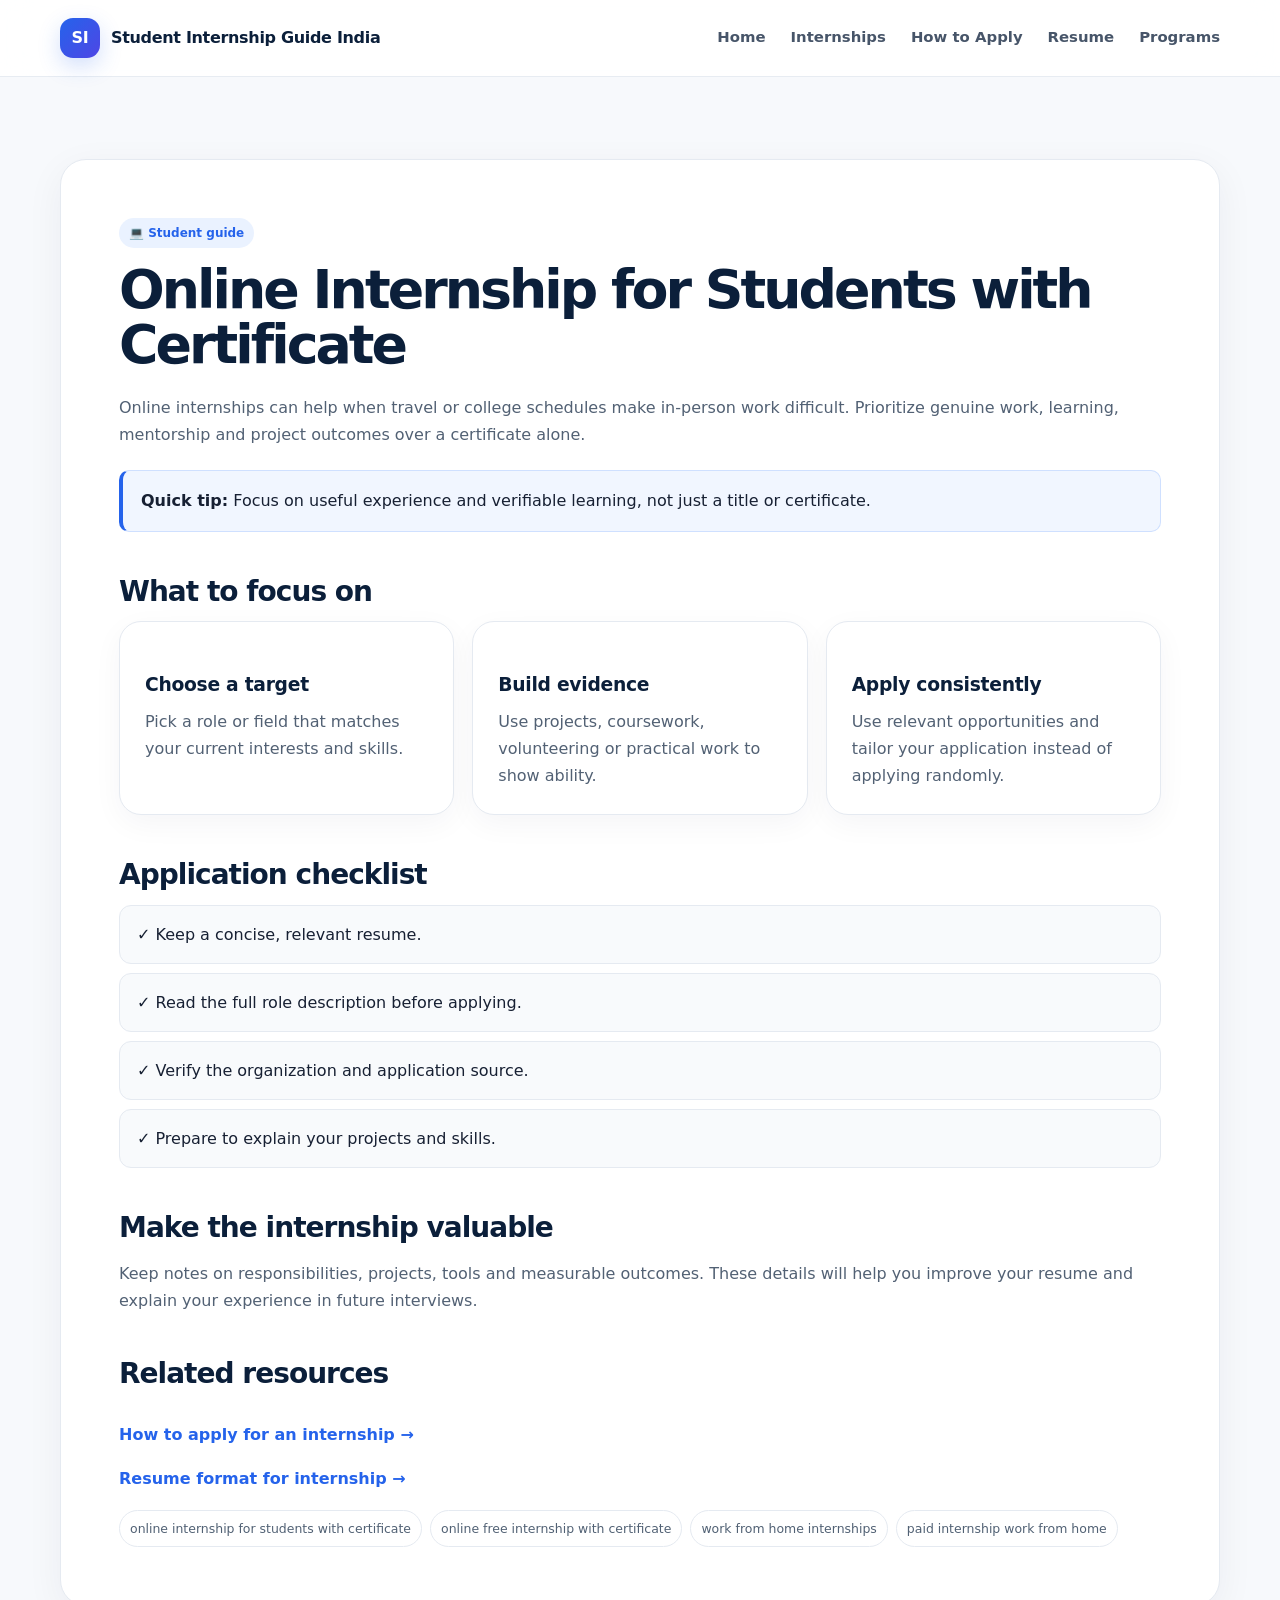
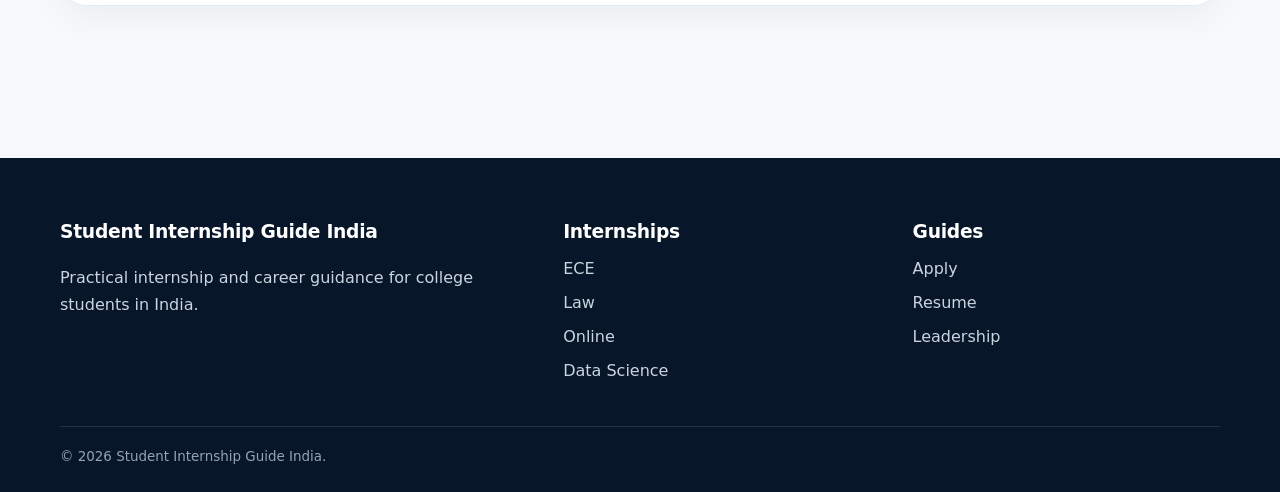
<file: internships/online.html>
<!doctype html><html lang="en-IN"><head><meta charset="utf-8"><meta name="viewport" content="width=device-width,initial-scale=1"><title>Online Internship for Students with Certificate | Student Internship Guide India</title><meta name="description" content="Guide to online internships for students, including certificate-focused, free and work-from-home opportunities."><meta name="robots" content="index,follow"><link rel="stylesheet" href="../css/style.css"></head><body><header class="site-header"><div class="container nav"><a class="logo" href="../index.html"><span class="mark">SI</span> Student Internship Guide India</a><button class="menu" aria-label="Menu">☰</button><nav class="navlinks"><a href="../index.html">Home</a><a href="../internships/online.html">Internships</a><a href="../guides/apply-for-internship.html">How to Apply</a><a href="../guides/resume.html">Resume</a><a href="../guides/summer-leadership.html">Programs</a></nav></div></header><main><section class="section"><div class="container"><article class="article"><span class="pill">💻 Student guide</span><h1>Online Internship for Students with Certificate</h1><p>Online internships can help when travel or college schedules make in-person work difficult. Prioritize genuine work, learning, mentorship and project outcomes over a certificate alone.</p><div class="notice"><b>Quick tip:</b> Focus on useful experience and verifiable learning, not just a title or certificate.</div><h2>What to focus on</h2><div class="cards"><div class="card"><h3>Choose a target</h3><p>Pick a role or field that matches your current interests and skills.</p></div><div class="card"><h3>Build evidence</h3><p>Use projects, coursework, volunteering or practical work to show ability.</p></div><div class="card"><h3>Apply consistently</h3><p>Use relevant opportunities and tailor your application instead of applying randomly.</p></div></div><h2>Application checklist</h2><div class="check">✓ Keep a concise, relevant resume.</div><div class="check">✓ Read the full role description before applying.</div><div class="check">✓ Verify the organization and application source.</div><div class="check">✓ Prepare to explain your projects and skills.</div><h2>Make the internship valuable</h2><p>Keep notes on responsibilities, projects, tools and measurable outcomes. These details will help you improve your resume and explain your experience in future interviews.</p><h2>Related resources</h2><p><a class="link" href="../guides/apply-for-internship.html">How to apply for an internship →</a><br><a class="link" href="../guides/resume.html">Resume format for internship →</a></p><div class="keyword-strip"><span class="keyword">online internship for students with certificate</span><span class="keyword">online free internship with certificate</span><span class="keyword">work from home internships</span><span class="keyword">paid internship work from home</span></div></article></div></section></main><footer class="footer"><div class="container footgrid"><div><h3>Student Internship Guide India</h3><p>Practical internship and career guidance for college students in India.</p></div><div><h3>Internships</h3><a href="../internships/ece.html">ECE</a><a href="../internships/law.html">Law</a><a href="../internships/online.html">Online</a><a href="../internships/data-science.html">Data Science</a></div><div><h3>Guides</h3><a href="../guides/apply-for-internship.html">Apply</a><a href="../guides/resume.html">Resume</a><a href="../guides/summer-leadership.html">Leadership</a></div></div><div class="container copy">© 2026 Student Internship Guide India.</div></footer><script src="../js/script.js"></script></body></html>
</file>
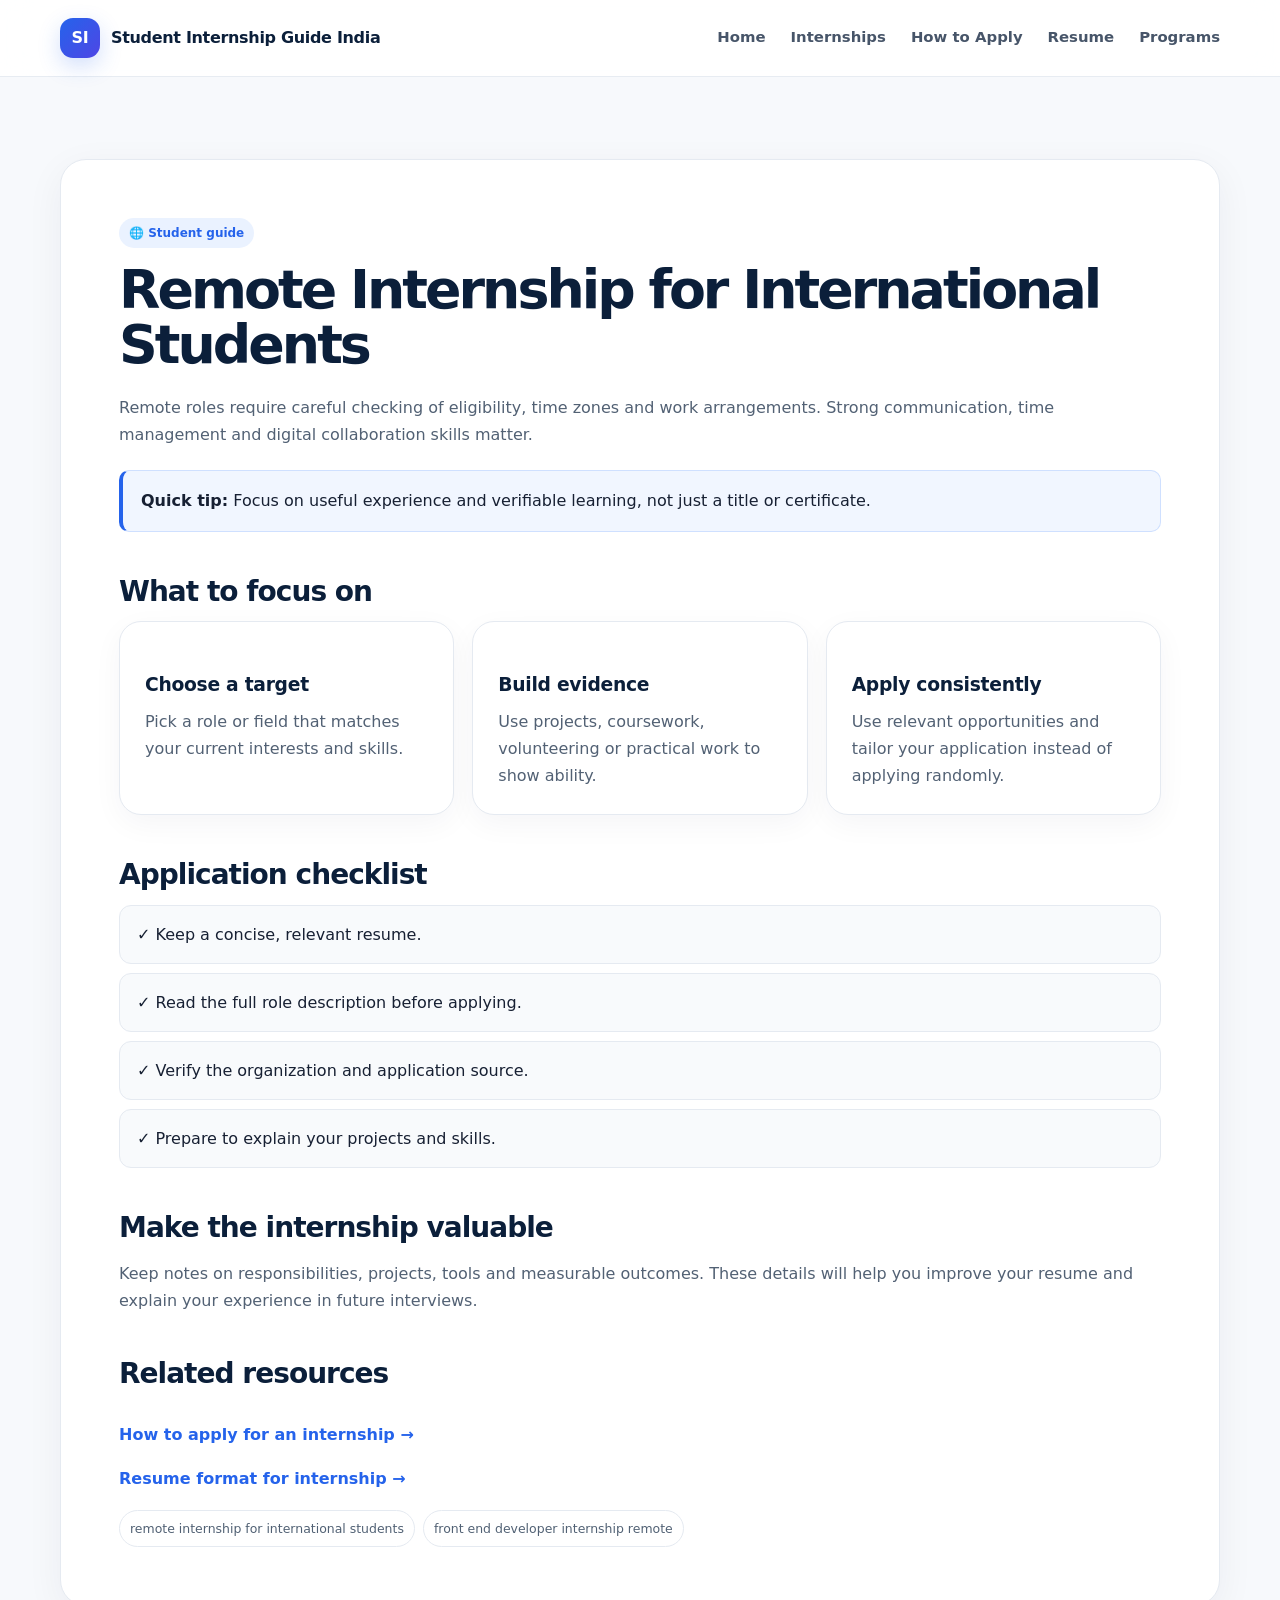
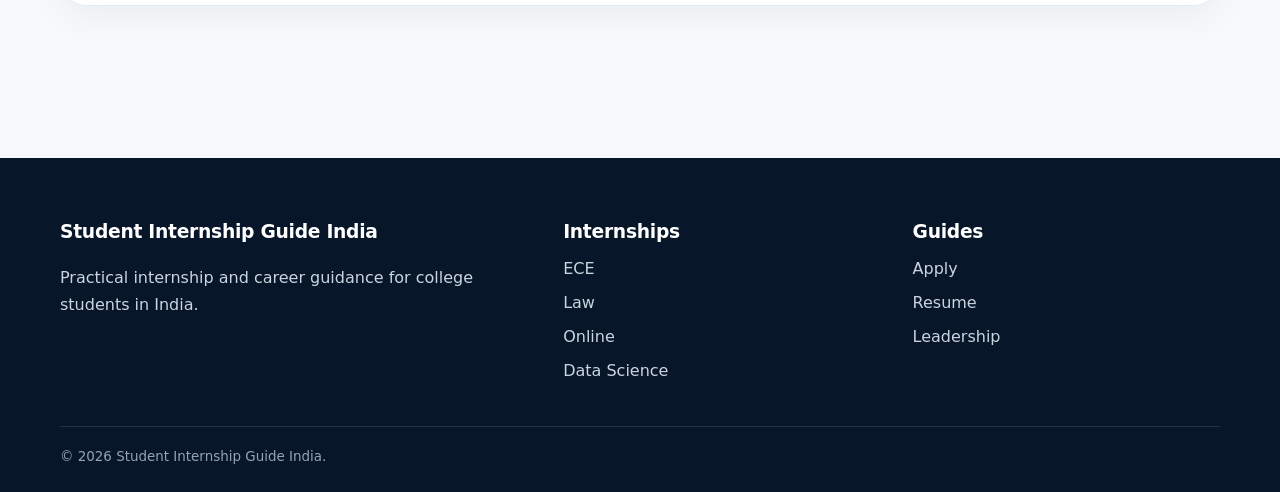
<file: internships/remote.html>
<!doctype html><html lang="en-IN"><head><meta charset="utf-8"><meta name="viewport" content="width=device-width,initial-scale=1"><title>Remote Internship for International Students | Student Internship Guide India</title><meta name="description" content="Practical guidance for students searching for remote internships."><meta name="robots" content="index,follow"><link rel="stylesheet" href="../css/style.css"></head><body><header class="site-header"><div class="container nav"><a class="logo" href="../index.html"><span class="mark">SI</span> Student Internship Guide India</a><button class="menu" aria-label="Menu">☰</button><nav class="navlinks"><a href="../index.html">Home</a><a href="../internships/online.html">Internships</a><a href="../guides/apply-for-internship.html">How to Apply</a><a href="../guides/resume.html">Resume</a><a href="../guides/summer-leadership.html">Programs</a></nav></div></header><main><section class="section"><div class="container"><article class="article"><span class="pill">🌐 Student guide</span><h1>Remote Internship for International Students</h1><p>Remote roles require careful checking of eligibility, time zones and work arrangements. Strong communication, time management and digital collaboration skills matter.</p><div class="notice"><b>Quick tip:</b> Focus on useful experience and verifiable learning, not just a title or certificate.</div><h2>What to focus on</h2><div class="cards"><div class="card"><h3>Choose a target</h3><p>Pick a role or field that matches your current interests and skills.</p></div><div class="card"><h3>Build evidence</h3><p>Use projects, coursework, volunteering or practical work to show ability.</p></div><div class="card"><h3>Apply consistently</h3><p>Use relevant opportunities and tailor your application instead of applying randomly.</p></div></div><h2>Application checklist</h2><div class="check">✓ Keep a concise, relevant resume.</div><div class="check">✓ Read the full role description before applying.</div><div class="check">✓ Verify the organization and application source.</div><div class="check">✓ Prepare to explain your projects and skills.</div><h2>Make the internship valuable</h2><p>Keep notes on responsibilities, projects, tools and measurable outcomes. These details will help you improve your resume and explain your experience in future interviews.</p><h2>Related resources</h2><p><a class="link" href="../guides/apply-for-internship.html">How to apply for an internship →</a><br><a class="link" href="../guides/resume.html">Resume format for internship →</a></p><div class="keyword-strip"><span class="keyword">remote internship for international students</span><span class="keyword">front end developer internship remote</span></div></article></div></section></main><footer class="footer"><div class="container footgrid"><div><h3>Student Internship Guide India</h3><p>Practical internship and career guidance for college students in India.</p></div><div><h3>Internships</h3><a href="../internships/ece.html">ECE</a><a href="../internships/law.html">Law</a><a href="../internships/online.html">Online</a><a href="../internships/data-science.html">Data Science</a></div><div><h3>Guides</h3><a href="../guides/apply-for-internship.html">Apply</a><a href="../guides/resume.html">Resume</a><a href="../guides/summer-leadership.html">Leadership</a></div></div><div class="container copy">© 2026 Student Internship Guide India.</div></footer><script src="../js/script.js"></script></body></html>
</file>
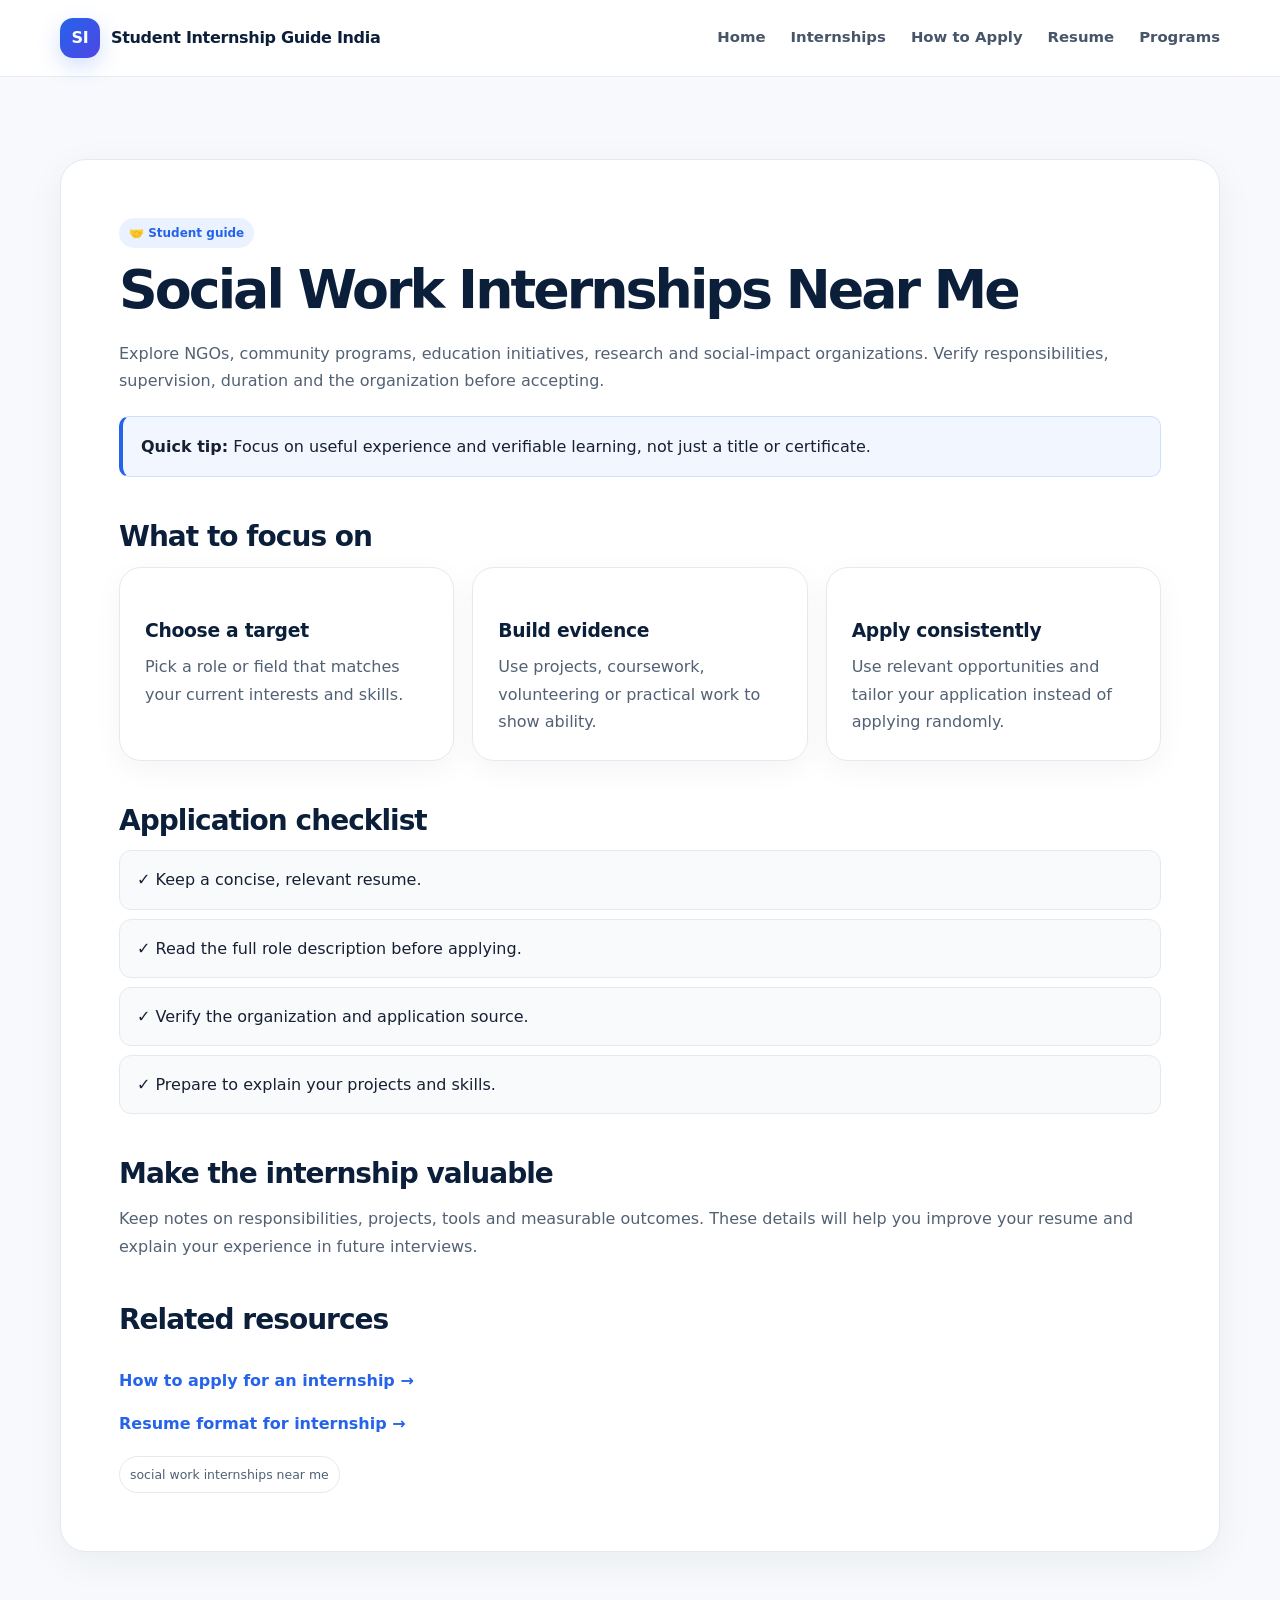
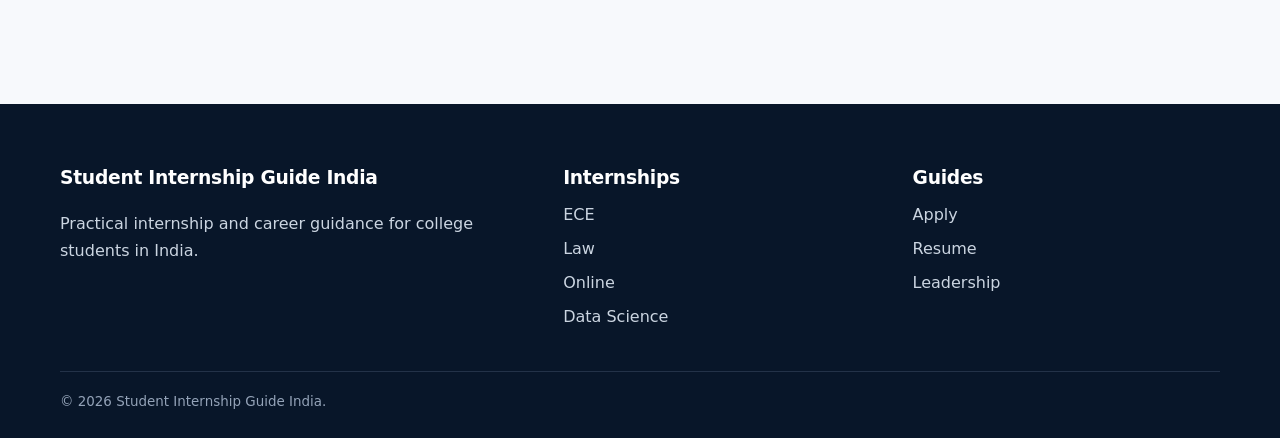
<file: internships/social-work.html>
<!doctype html><html lang="en-IN"><head><meta charset="utf-8"><meta name="viewport" content="width=device-width,initial-scale=1"><title>Social Work Internships Near Me | Student Internship Guide India</title><meta name="description" content="Guide to finding social work internships nearby."><meta name="robots" content="index,follow"><link rel="stylesheet" href="../css/style.css"></head><body><header class="site-header"><div class="container nav"><a class="logo" href="../index.html"><span class="mark">SI</span> Student Internship Guide India</a><button class="menu" aria-label="Menu">☰</button><nav class="navlinks"><a href="../index.html">Home</a><a href="../internships/online.html">Internships</a><a href="../guides/apply-for-internship.html">How to Apply</a><a href="../guides/resume.html">Resume</a><a href="../guides/summer-leadership.html">Programs</a></nav></div></header><main><section class="section"><div class="container"><article class="article"><span class="pill">🤝 Student guide</span><h1>Social Work Internships Near Me</h1><p>Explore NGOs, community programs, education initiatives, research and social-impact organizations. Verify responsibilities, supervision, duration and the organization before accepting.</p><div class="notice"><b>Quick tip:</b> Focus on useful experience and verifiable learning, not just a title or certificate.</div><h2>What to focus on</h2><div class="cards"><div class="card"><h3>Choose a target</h3><p>Pick a role or field that matches your current interests and skills.</p></div><div class="card"><h3>Build evidence</h3><p>Use projects, coursework, volunteering or practical work to show ability.</p></div><div class="card"><h3>Apply consistently</h3><p>Use relevant opportunities and tailor your application instead of applying randomly.</p></div></div><h2>Application checklist</h2><div class="check">✓ Keep a concise, relevant resume.</div><div class="check">✓ Read the full role description before applying.</div><div class="check">✓ Verify the organization and application source.</div><div class="check">✓ Prepare to explain your projects and skills.</div><h2>Make the internship valuable</h2><p>Keep notes on responsibilities, projects, tools and measurable outcomes. These details will help you improve your resume and explain your experience in future interviews.</p><h2>Related resources</h2><p><a class="link" href="../guides/apply-for-internship.html">How to apply for an internship →</a><br><a class="link" href="../guides/resume.html">Resume format for internship →</a></p><div class="keyword-strip"><span class="keyword">social work internships near me</span></div></article></div></section></main><footer class="footer"><div class="container footgrid"><div><h3>Student Internship Guide India</h3><p>Practical internship and career guidance for college students in India.</p></div><div><h3>Internships</h3><a href="../internships/ece.html">ECE</a><a href="../internships/law.html">Law</a><a href="../internships/online.html">Online</a><a href="../internships/data-science.html">Data Science</a></div><div><h3>Guides</h3><a href="../guides/apply-for-internship.html">Apply</a><a href="../guides/resume.html">Resume</a><a href="../guides/summer-leadership.html">Leadership</a></div></div><div class="container copy">© 2026 Student Internship Guide India.</div></footer><script src="../js/script.js"></script></body></html>
</file>
<file: css/style.css>
:root{
 --ink:#172033;--navy:#0b1f3a;--blue:#2563eb;--blue2:#60a5fa;--mint:#10b981;
 --sky:#eef5ff;--cream:#f7f9fc;--white:#fff;--muted:#64748b;--line:#e5eaf1;
 --shadow:0 20px 55px rgba(11,31,58,.10);--radius:22px
}
*{box-sizing:border-box}html{scroll-behavior:smooth}
body{margin:0;font-family:Inter,ui-sans-serif,system-ui,-apple-system,BlinkMacSystemFont,"Segoe UI",sans-serif;color:var(--ink);background:var(--cream);line-height:1.7}
a{text-decoration:none;color:inherit}.container{width:min(1160px,92%);margin:auto}
.site-header{position:sticky;top:0;z-index:100;background:rgba(255,255,255,.9);backdrop-filter:blur(16px);border-bottom:1px solid rgba(229,234,241,.9)}
.nav{height:76px;display:flex;align-items:center;justify-content:space-between;gap:20px}
.logo{display:flex;align-items:center;gap:11px;font-weight:900;color:var(--navy);letter-spacing:-.02em}
.mark{width:40px;height:40px;border-radius:13px;background:linear-gradient(135deg,var(--blue),#4f46e5);color:#fff;display:grid;place-items:center;box-shadow:0 8px 22px #2563eb35}
.navlinks{display:flex;align-items:center;gap:25px;color:#475569;font-size:.93rem;font-weight:650}
.navlinks a:hover{color:var(--blue)}.menu{display:none;border:0;background:none;font-size:1.5rem}
.hero{position:relative;overflow:hidden;padding:92px 0 86px;background:radial-gradient(circle at 85% 20%,#dbeafe 0,transparent 30%),linear-gradient(135deg,#eef5ff 0,#fff 55%,#ecfdf5 100%)}
.hero:after{content:"";position:absolute;width:360px;height:360px;border-radius:50%;right:-140px;bottom:-170px;background:#60a5fa18}
.hero-grid{position:relative;z-index:1;display:grid;grid-template-columns:1.08fr .92fr;gap:60px;align-items:center}
.eyebrow{display:inline-flex;align-items:center;gap:8px;color:var(--blue);font-weight:900;text-transform:uppercase;letter-spacing:.1em;font-size:.76rem}
h1{font-size:clamp(2.7rem,5.5vw,5.2rem);line-height:1.01;letter-spacing:-.055em;color:var(--navy);margin:15px 0 22px}
h2{font-size:clamp(1.9rem,3vw,2.7rem);line-height:1.12;color:var(--navy);letter-spacing:-.035em;margin:0 0 14px}
h3{color:var(--navy);margin:0 0 7px;letter-spacing:-.015em}
.hero p{font-size:1.12rem;color:#526174;max-width:690px}
.buttons{display:flex;flex-wrap:wrap;gap:12px;margin-top:30px}.btn{display:inline-flex;align-items:center;justify-content:center;padding:12px 18px;border-radius:13px;font-weight:850;border:1px solid var(--line);transition:.2s}
.primary{background:var(--blue);border-color:var(--blue);color:#fff;box-shadow:0 10px 25px #2563eb28}.primary:hover{background:#1d4ed8;transform:translateY(-1px)}
.secondary{background:#fff}.secondary:hover{border-color:#cbd5e1}
.hero-card{background:#ffffffd9;border:1px solid #fff;border-radius:28px;padding:30px;box-shadow:var(--shadow)}
.hero-card:before{content:"";display:block;width:55px;height:5px;border-radius:9px;background:linear-gradient(90deg,var(--blue),var(--mint));margin-bottom:22px}
.search{display:flex;gap:9px;margin-top:17px}.search input{min-width:0;flex:1;padding:13px 14px;border:1px solid var(--line);border-radius:12px;font:inherit;outline:none}.search input:focus{border-color:var(--blue);box-shadow:0 0 0 3px #2563eb14}
.stats{display:grid;grid-template-columns:repeat(4,1fr);gap:14px;margin-top:-35px;position:relative;z-index:3}
.stat{background:#fff;border:1px solid var(--line);padding:21px;border-radius:18px;text-align:center;box-shadow:var(--shadow)}
.stat b{display:block;color:var(--navy);font-size:1.45rem}.stat span{color:var(--muted);font-size:.85rem}
.section{padding:82px 0}.section.alt{background:#fff}.head{display:flex;justify-content:space-between;gap:25px;align-items:end;margin-bottom:30px}.head p{max-width:650px;color:var(--muted);margin:0}
.cards{display:grid;grid-template-columns:repeat(3,1fr);gap:18px}.card{background:#fff;border:1px solid var(--line);border-radius:var(--radius);padding:25px;box-shadow:0 9px 30px rgba(11,31,58,.045);transition:.22s}
.card:hover{transform:translateY(-4px);box-shadow:var(--shadow)}.icon{width:48px;height:48px;border-radius:15px;background:var(--sky);display:grid;place-items:center;font-size:1.3rem;margin-bottom:18px}
.card p{color:var(--muted);margin:7px 0 0}.link{display:inline-block;color:var(--blue);font-weight:850;margin-top:16px}
.callout{background:linear-gradient(135deg,#0b1f3a,#173b67);color:#fff;border-radius:28px;padding:38px;display:flex;align-items:center;justify-content:space-between;gap:25px;box-shadow:var(--shadow)}
.callout h2{color:#fff}.callout p{color:#cbd5e1}.pill{display:inline-block;padding:5px 10px;border-radius:999px;background:#eaf2ff;color:var(--blue);font-size:.75rem;font-weight:850}
.article{background:#fff;border:1px solid var(--line);border-radius:26px;padding:clamp(27px,5vw,58px);box-shadow:0 10px 38px rgba(11,31,58,.055)}
.article h1{font-size:clamp(2.35rem,4.2vw,4rem)}.article h2{margin-top:44px;font-size:1.75rem}.article h3{margin-top:22px}
.article p,.article li{color:#526174}.article ul,.article ol{padding-left:22px}
.notice{border:1px solid #cfe0ff;border-left:4px solid var(--blue);background:#f1f6ff;padding:16px 18px;border-radius:10px;margin:22px 0}
.check{padding:15px 17px;background:#f8fafc;border:1px solid var(--line);border-radius:12px;margin:9px 0}
.keyword-strip{display:flex;flex-wrap:wrap;gap:8px;margin-top:18px}.keyword{padding:7px 10px;border:1px solid var(--line);border-radius:999px;background:#fff;color:#516174;font-size:.78rem}
.footer{background:#081629;color:#cbd5e1;padding:58px 0 24px;margin-top:70px}.footgrid{display:grid;grid-template-columns:1.5fr 1fr 1fr;gap:42px}.footer h3{color:#fff}.footer a{display:block;margin:7px 0;color:#cbd5e1}.copy{border-top:1px solid #233248;margin-top:34px;padding-top:19px;font-size:.84rem;color:#94a3b8}
.breadcrumb{color:#64748b;font-size:.9rem;margin-bottom:14px}
@media(max-width:850px){.hero-grid{grid-template-columns:1fr}.cards{grid-template-columns:1fr 1fr}.stats{grid-template-columns:1fr 1fr}.navlinks{display:none}.menu{display:block}.footgrid{grid-template-columns:1fr}.head{display:block}.head p{margin-top:10px}}
@media(max-width:560px){.cards{grid-template-columns:1fr}.hero{padding:62px 0}.section{padding:58px 0}.callout{display:block}.callout .btn{margin-top:20px}.logo{font-size:.9rem}}
</file>
